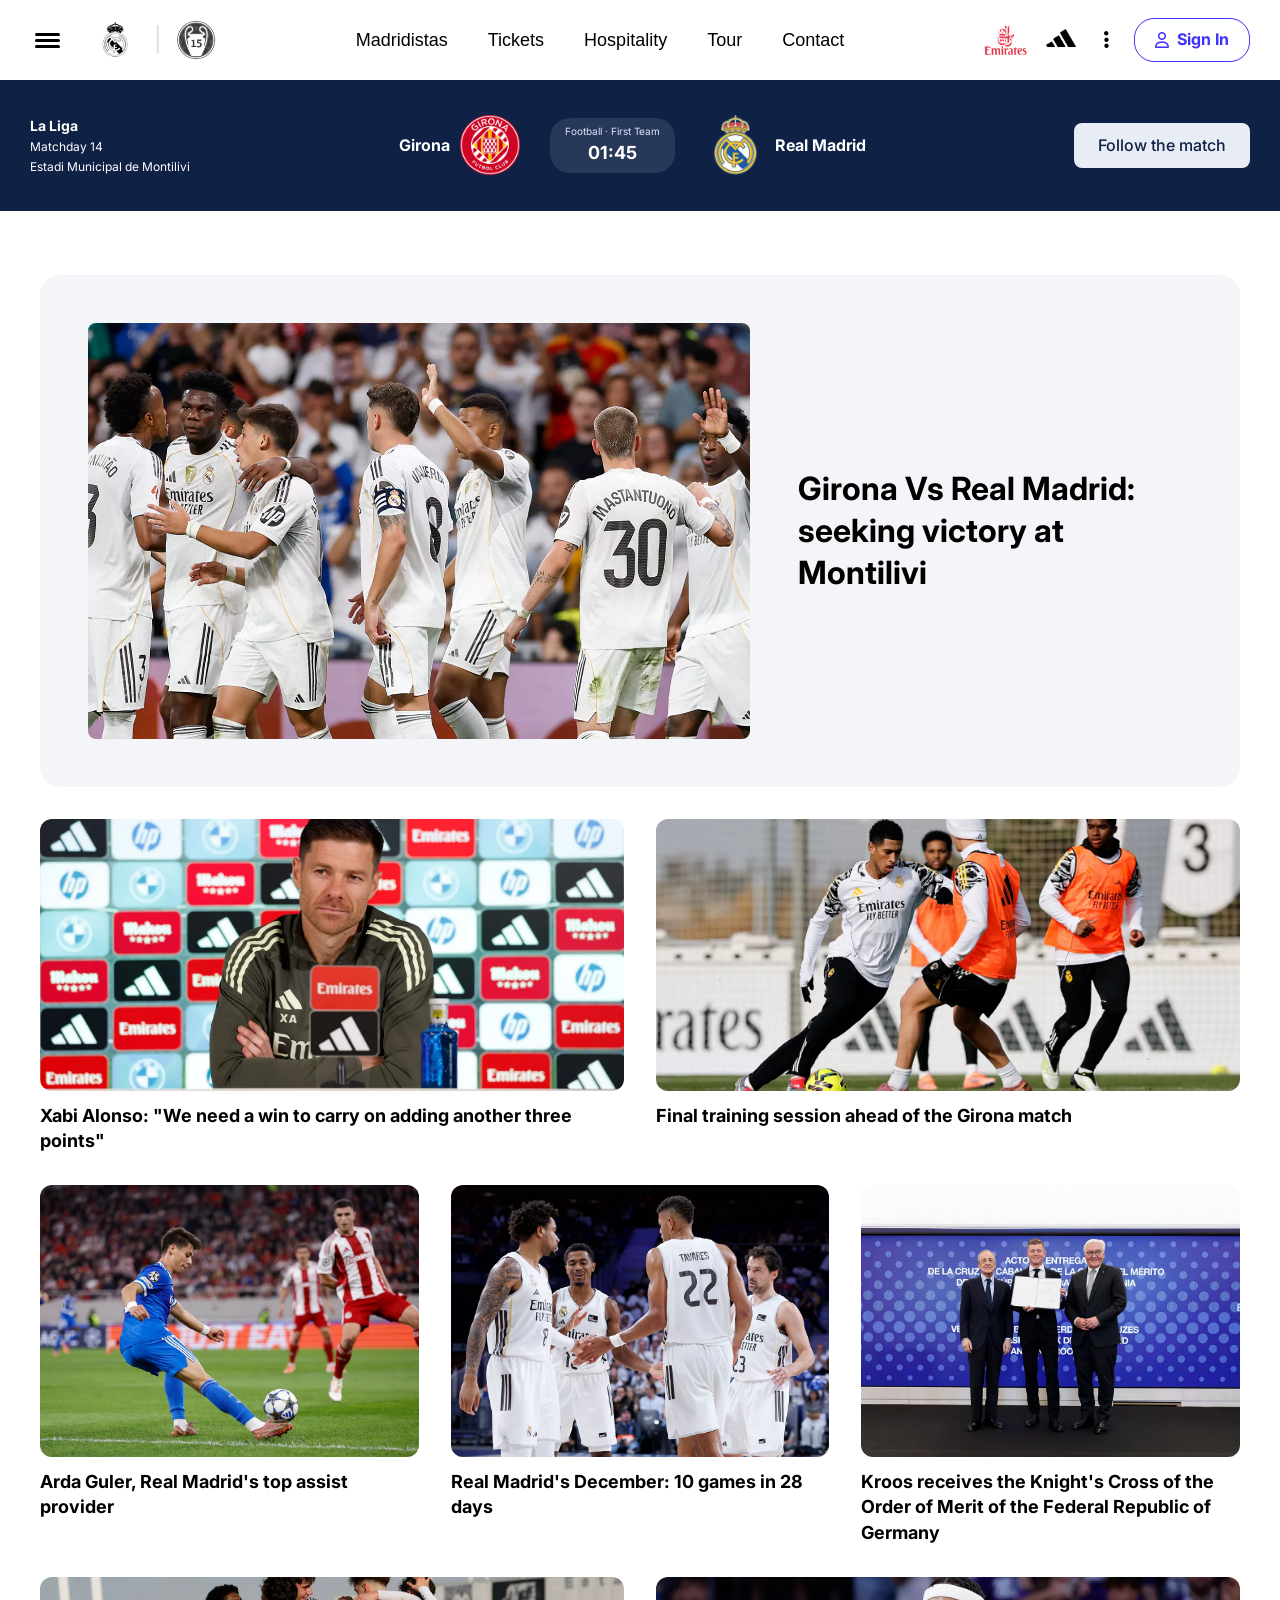
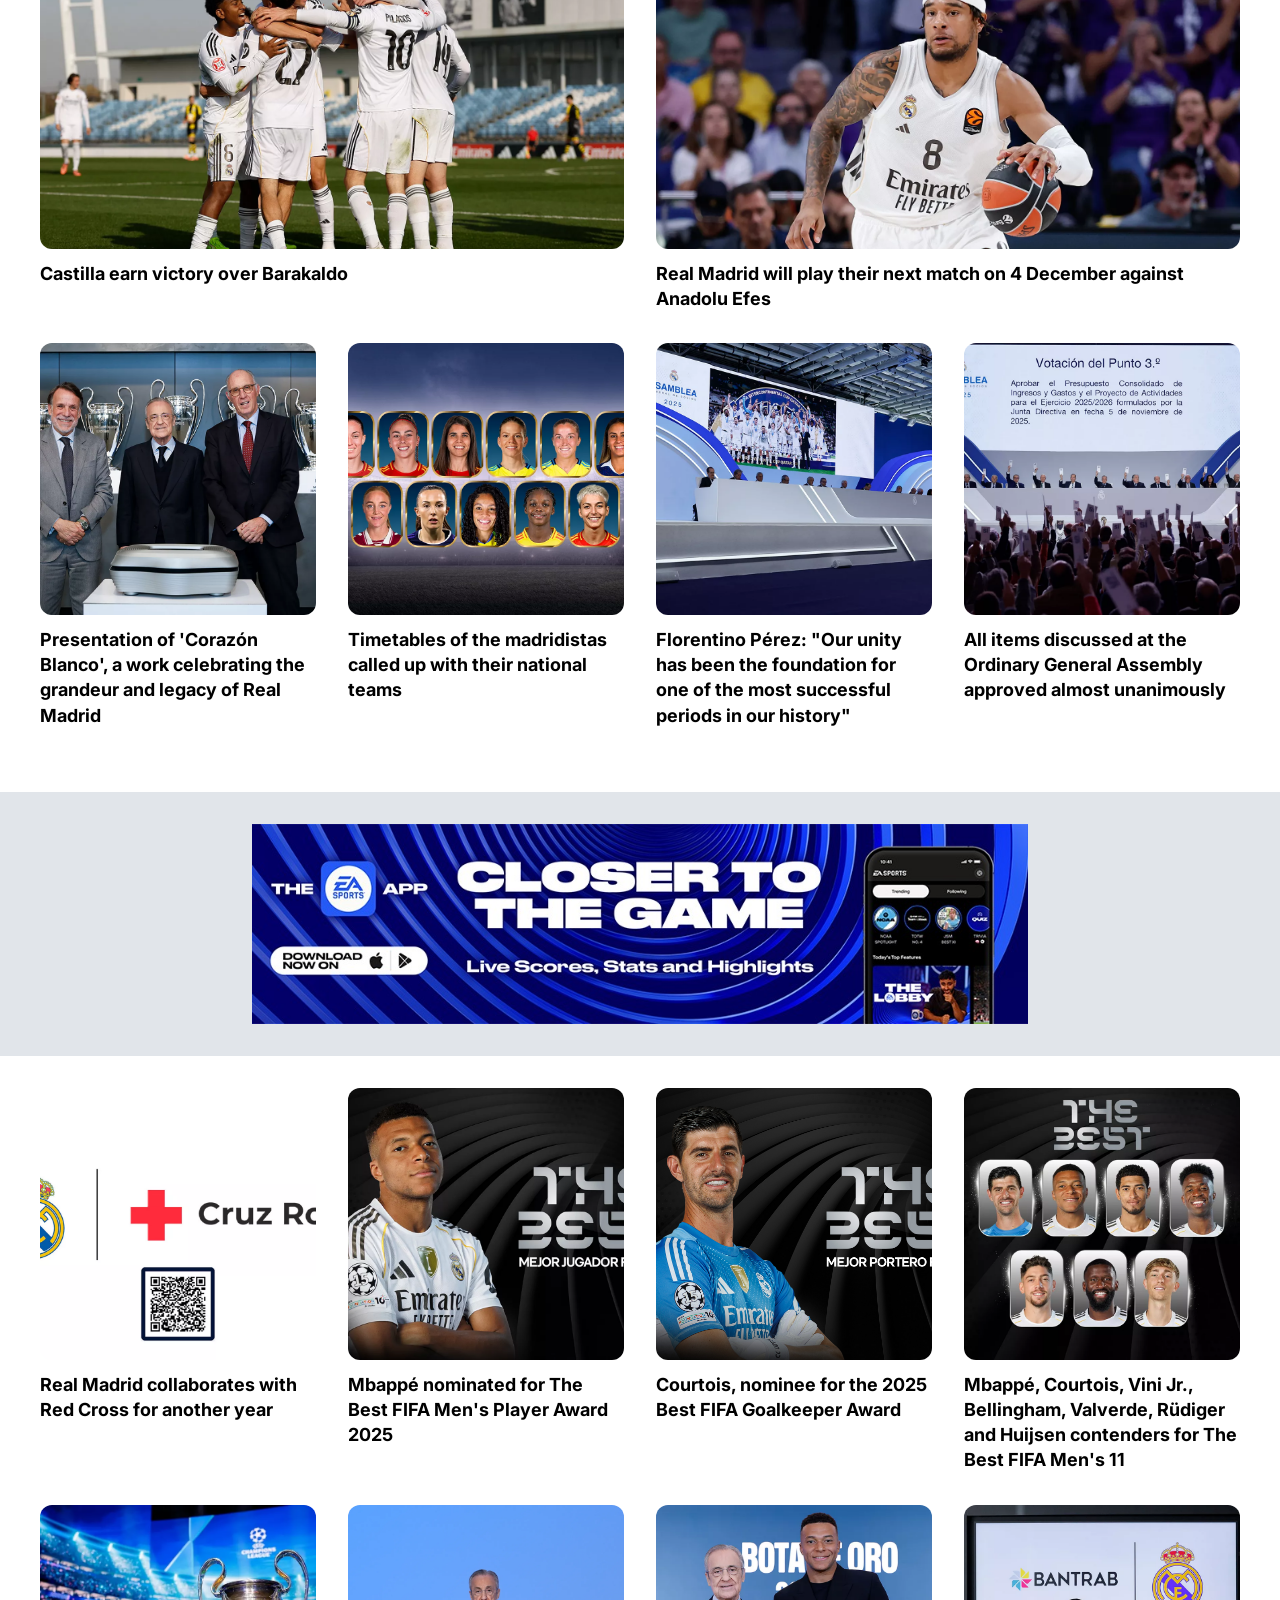
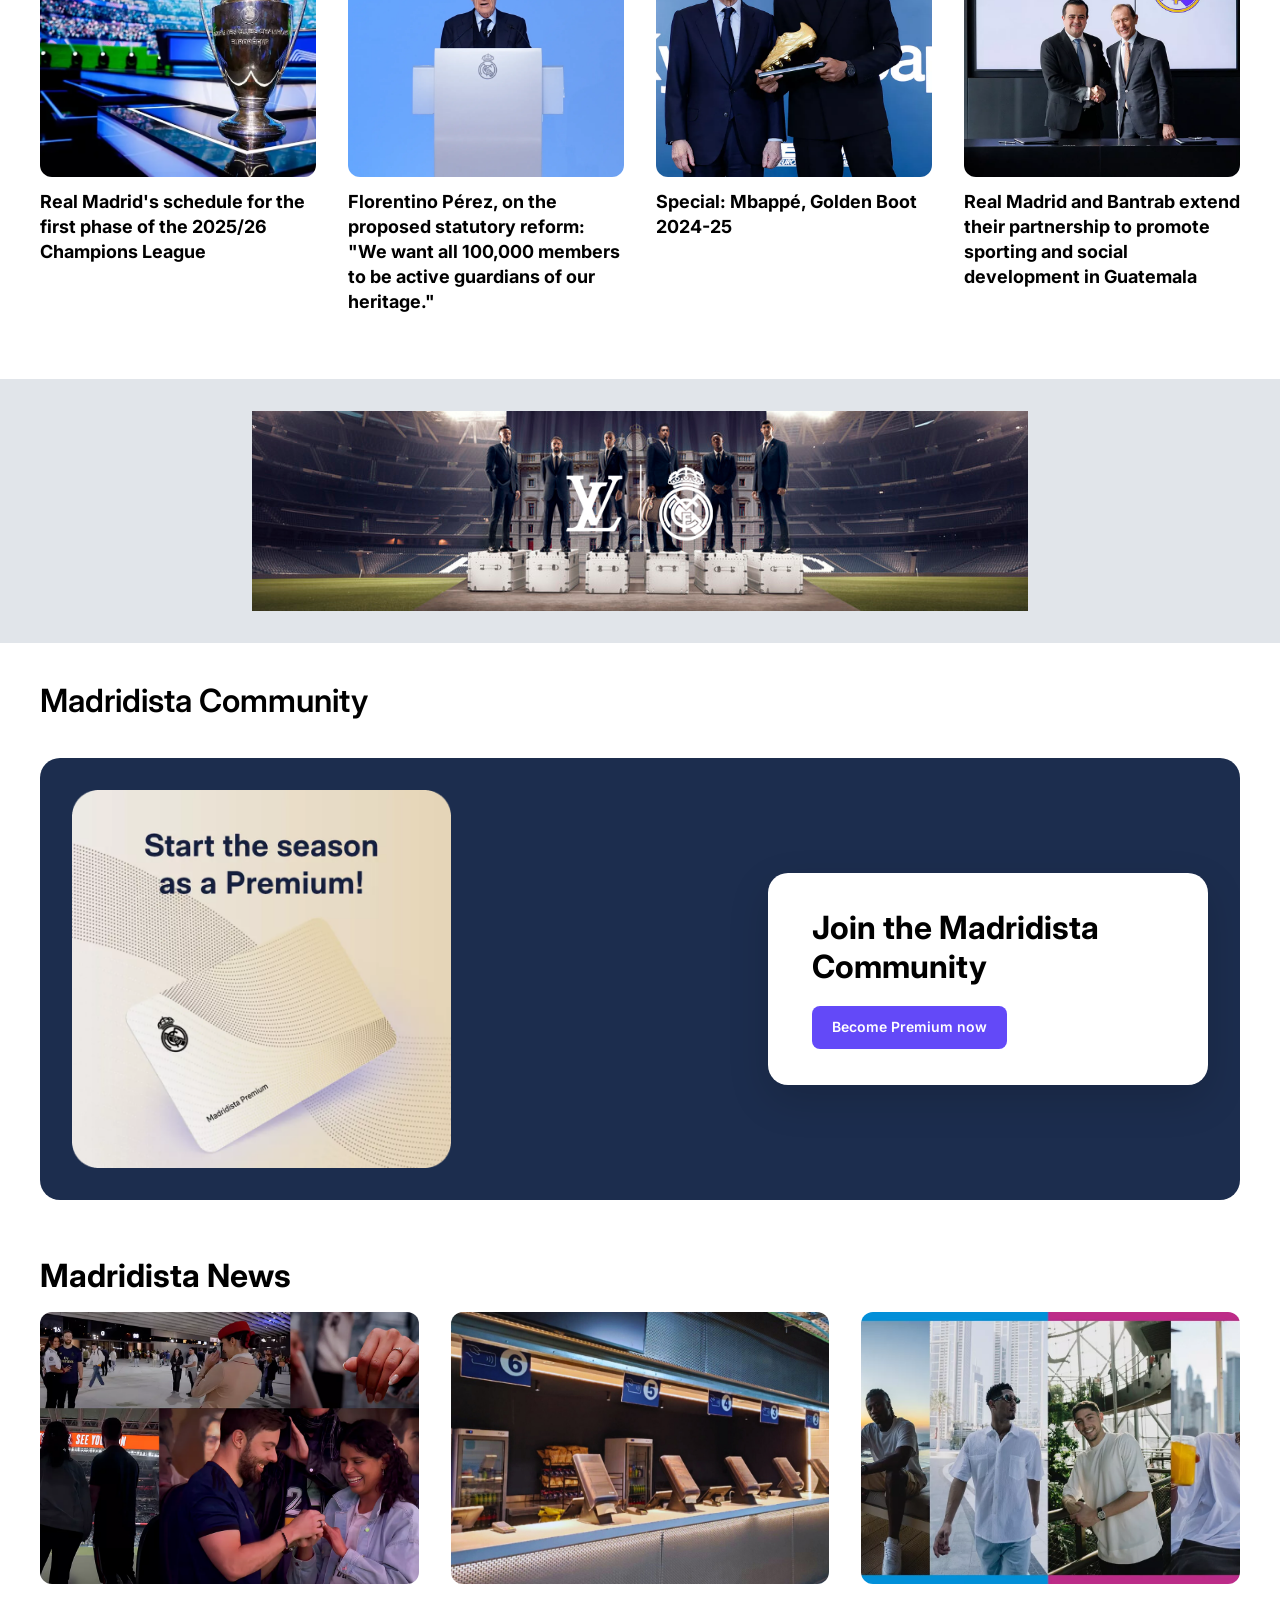
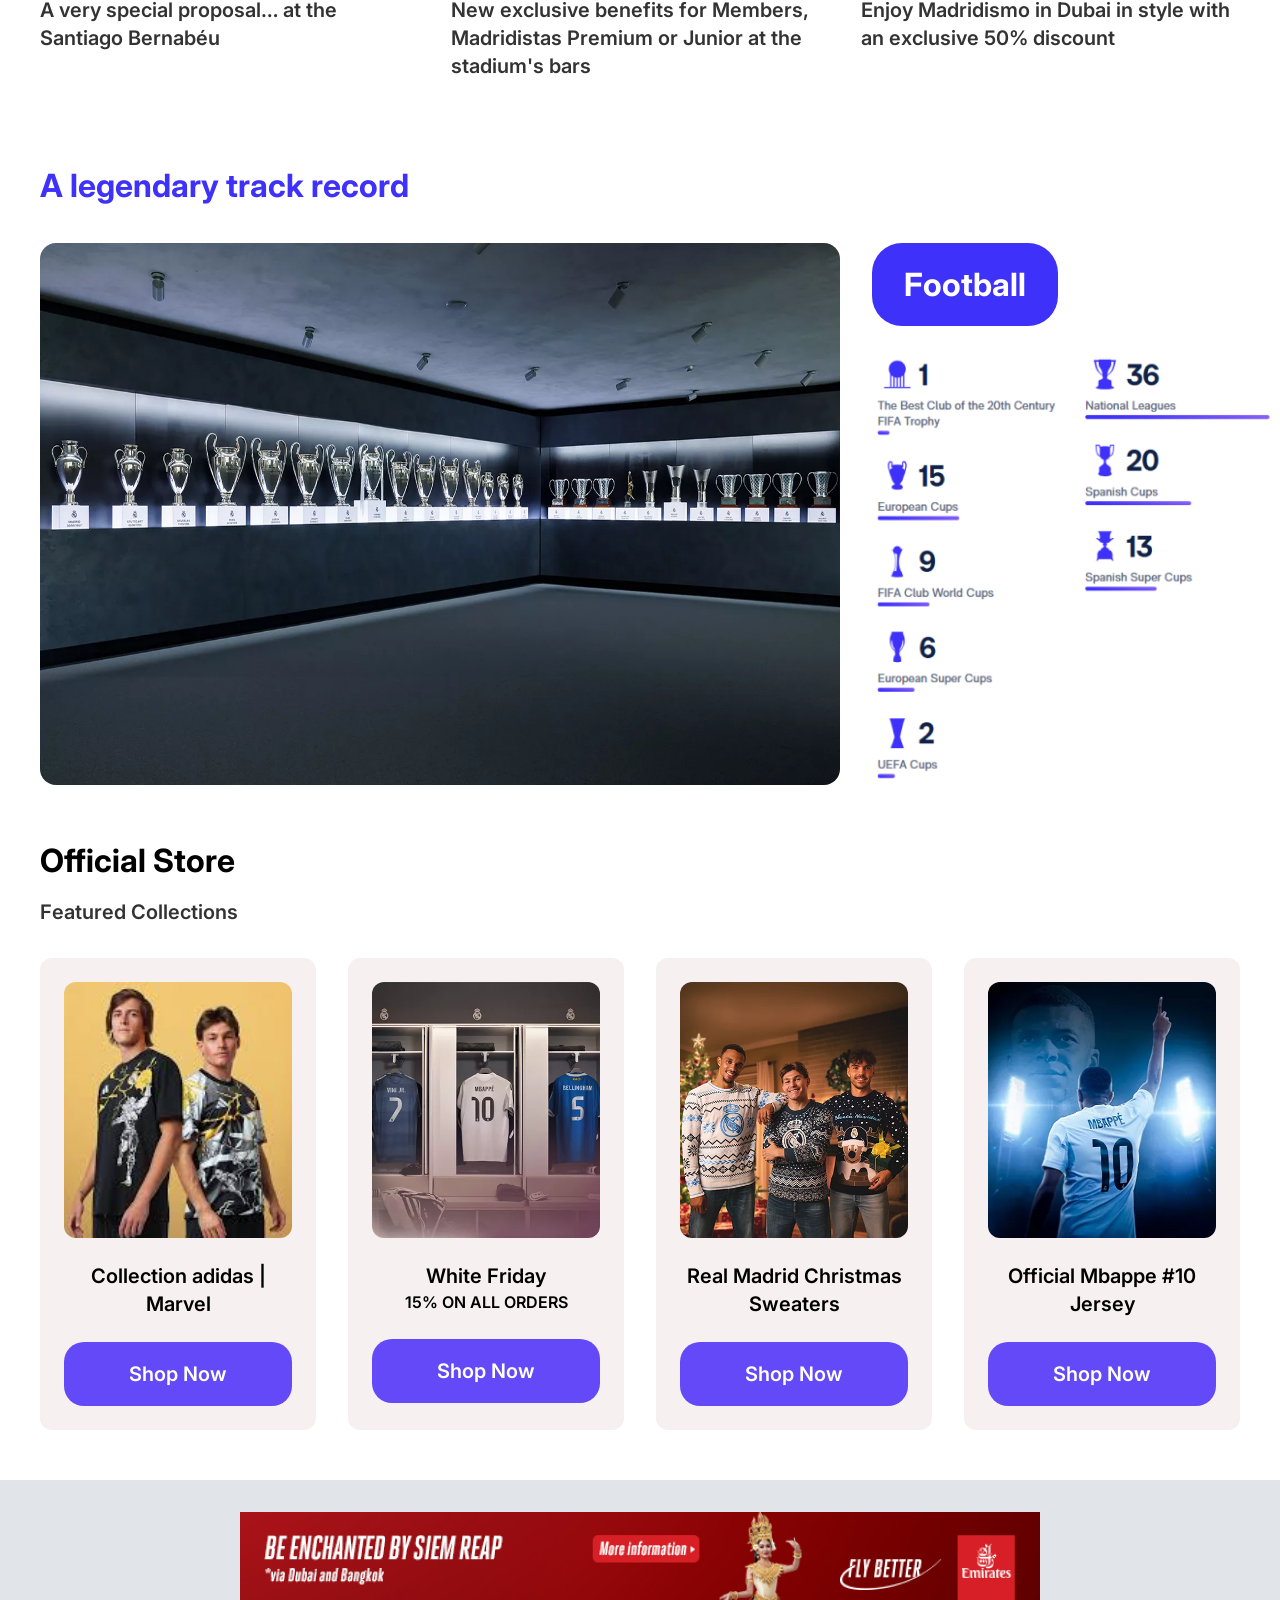
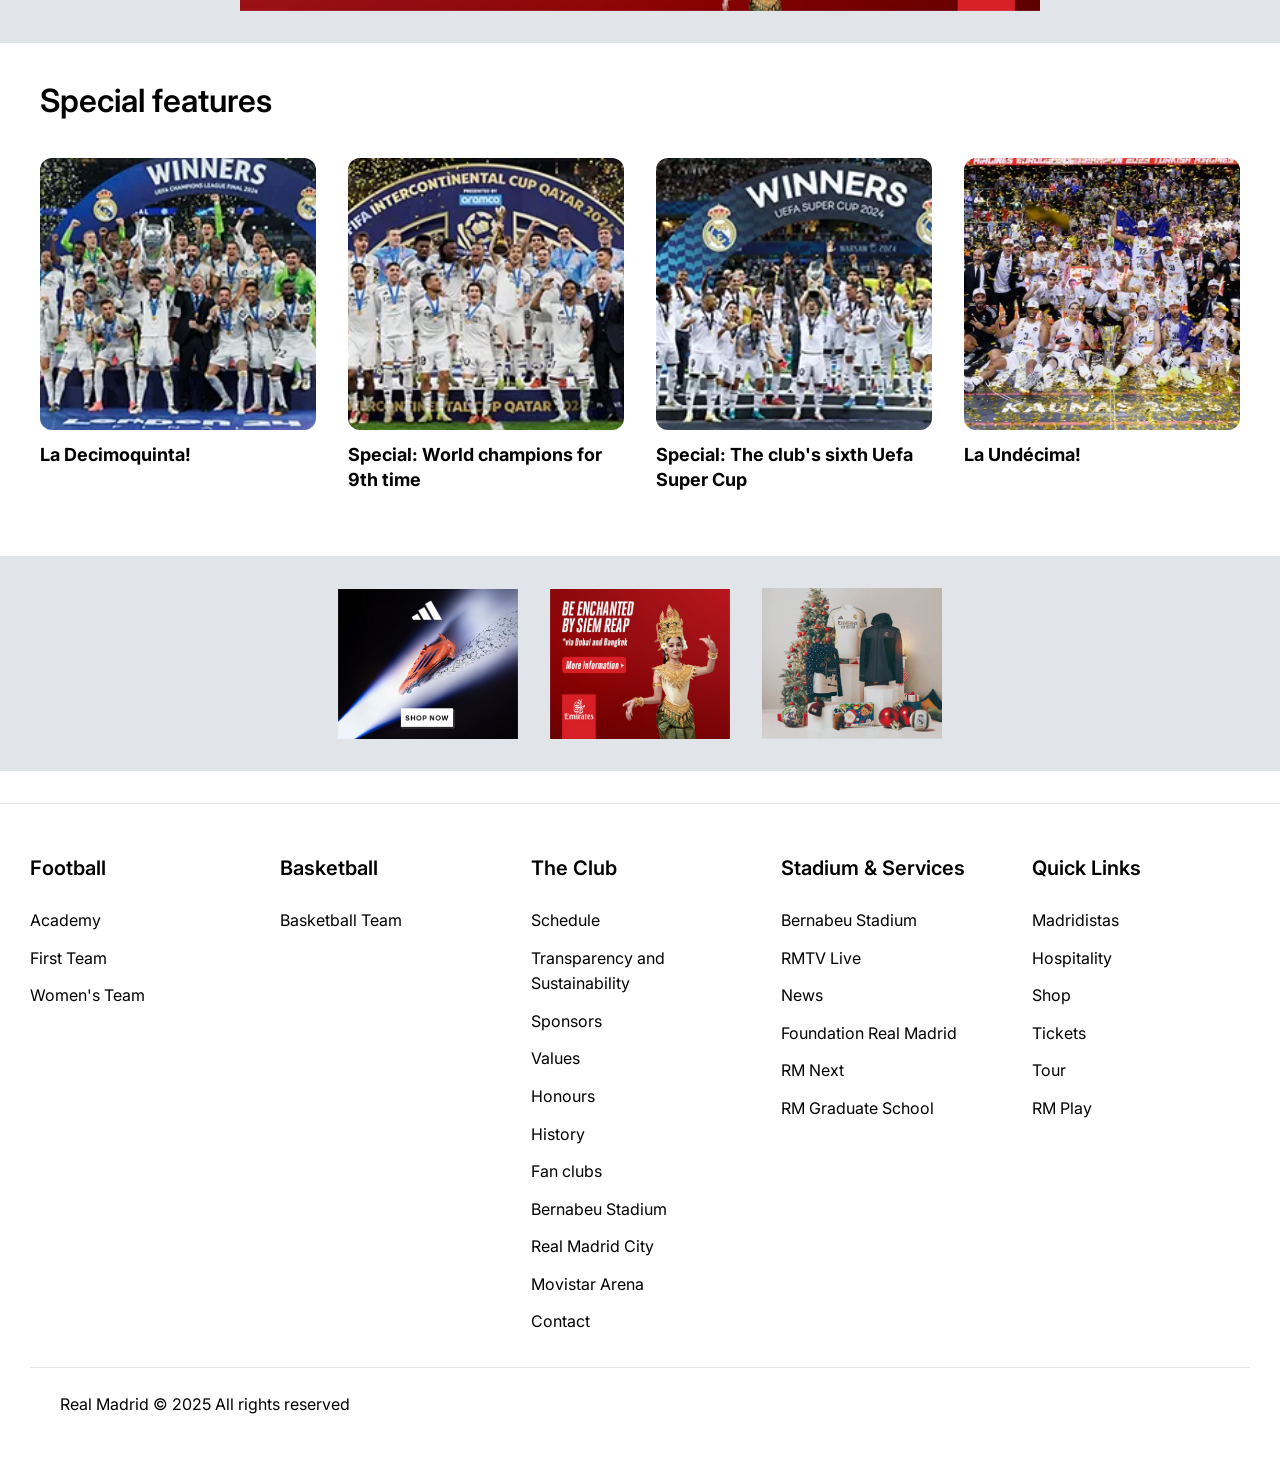
<file: index.html>
<!doctype html>
<html lang="en">
  <head>
    <meta charset="UTF-8" />
    <meta name="viewport" content="width=device-width, initial-scale=1.0" />
    <meta
      name="description"
      content="Official Real Madrid website with news, photos, videos, and stats for football and basketball teams"
    />
    <title>Real Madrid CF - Official Website</title>
    <link rel="stylesheet" href="./css/styles.css" />
    <link rel="stylesheet" href="./css/global.css" />
    <link rel="icon" href="./Assignment_pictures/realmadrid.webp" />
    <link
      rel="stylesheet"
      href="https://cdnjs.cloudflare.com/ajax/libs/font-awesome/6.5.0/css/all.min.css"
    />
  </head>
  <body>
    <header class="main-header">
      <div class="header-left">
        <button class="hamburger-custom">
          <span></span>
          <span></span>
          <span></span>
        </button>
        <img
          src="./Assignment_pictures/real-madrid-logo-symbol-black-and-white-design-spain-football-european-countries-football-teams-illustration-free-vector.jpg"
          alt="Real Madrid"
          class="logo"
        />
        <span class="separator">|</span>
        <img
          src="./Assignment_pictures/15 logo.webp"
          alt="15 Champions"
          class="logo-ucl"
        />
      </div>

      <nav class="header-center">
        <a href="Madridistas.html">Madridistas</a>
        <a href="Tickets.html">Tickets</a>
        <a href="Hospitality.html">Hospitality</a>
        <a href="Tour.html">Tour</a>
        <a href="Contact.html">Contact</a>
      </nav>

      <div class="header-right">
        <img
          src="./Assignment_pictures/Emirates_logo.svg.png"
          alt="Adidas"
          class="sponsor-logo"
        />
        <img
          src="./Assignment_pictures/adidas logo.jpg"
          alt="Emirates"
          class="sponsor-logo"
        />
        <div class="options-icon">
          <i class="fa-solid fa-ellipsis-vertical"></i>
        </div>
        <a href="#" class="sign-in-btn">
          <i class="fa-regular fa-user"></i> Sign In
        </a>
      </div>
    </header>

    <main>
      <section class="match-banner">
        <div class="match-info-left">
          <div class="league-name">La Liga</div>
          <div class="match-meta">
            Matchday 14 <br />
            Estadi Municipal de Montilivi
          </div>
        </div>

        <div class="match-center">
          <div class="team">
            <span class="team-name">Girona</span>
            <img
              src="./Assignment_pictures/Girona_FC_Logo.svg.png"
              alt="Girona"
              class="team-logo"
            />
          </div>
          <div class="score-board">
            <div class="vs-badge">Football · First Team</div>
            <span class="time">01:45</span>
          </div>
          <div class="team">
            <img
              src="./Assignment_pictures/realmadrid.webp"
              alt="Real Madrid"
              class="team-logo"
            />
            <span class="team-name">Real Madrid</span>
          </div>
        </div>

        <div class="match-btn">Follow the match</div>
      </section>

      <section class="container">
        <div class="hero">
          <img
            src="./Assignment_pictures/main1.webp"
            alt="Girona Vs Real Madrid"
            class="hero-image"
          />
          <h1>Girona Vs Real Madrid: seeking victory at Montilivi</h1>
        </div>
      </section>

      <section class="container">
        <div class="news-grid two-columns">
          <a href="#news/1" class="news-card">
            <img
              src="./Assignment_pictures/Xabi Alonso.webp"
              alt="Xabi Alonso"
              class="news-card-image"
            />
            <h3 class="news-card-title">
              Xabi Alonso: "We need a win to carry on adding another three
              points"
            </h3>
          </a>

          <a href="#news/2" class="news-card">
            <img
              src="./Assignment_pictures/bellingham.webp"
              alt="Training Session"
              class="news-card-image"
            />
            <h3 class="news-card-title">
              Final training session ahead of the Girona match
            </h3>
          </a>
        </div>
      </section>

      <section class="container">
        <div class="news-grid three-columns">
          <a href="#news/3" class="news-card">
            <img
              src="./Assignment_pictures/Ardaguler.webp"
              alt="Arda Guler"
              class="news-card-image"
            />
            <h3 class="news-card-title">
              Arda Guler, Real Madrid's top assist provider
            </h3>
          </a>

          <a href="#news/4" class="news-card">
            <img
              src="./Assignment_pictures/nba.webp"
              alt="December Schedule"
              class="news-card-image"
            />
            <h3 class="news-card-title">
              Real Madrid's December: 10 games in 28 days
            </h3>
          </a>

          <a href="#news/5" class="news-card">
            <img
              src="./Assignment_pictures/kroos.webp"
              alt="Kroos"
              class="news-card-image"
            />
            <h3 class="news-card-title">
              Kroos receives the Knight's Cross of the Order of Merit of the
              Federal Republic of Germany
            </h3>
          </a>
        </div>
      </section>

      <section class="container">
        <div class="news-grid two-columns">
          <a href="#news/6" class="news-card">
            <img
              src="./Assignment_pictures/castilla.webp"
              alt="Castilla"
              class="news-card-image"
            />
            <h3 class="news-card-title">
              Castilla earn victory over Barakaldo
            </h3>
          </a>

          <a href="#news/7" class="news-card">
            <img
              src="./Assignment_pictures/nbapl.webp"
              alt="Basketball"
              class="news-card-image"
            />
            <h3 class="news-card-title">
              Real Madrid will play their next match on 4 December against
              Anadolu Efes
            </h3>
          </a>
        </div>
      </section>

      <section class="container">
        <div class="news-grid four-columns">
          <a href="#news/8" class="news-card">
            <img
              src="./Assignment_pictures/perez.webp"
              alt="Corazon Blanco"
              class="news-card-image"
            />
            <h3 class="news-card-title">
              Presentation of 'Corazón Blanco', a work celebrating the grandeur
              and legacy of Real Madrid
            </h3>
          </a>

          <a href="#news/9" class="news-card">
            <img
              src="./Assignment_pictures/girls.webp"
              alt="National Teams"
              class="news-card-image"
            />
            <h3 class="news-card-title">
              Timetables of the madridistas called up with their national teams
            </h3>
          </a>

          <a href="#news/10" class="news-card">
            <img
              src="./Assignment_pictures/perezpapa.webp"
              alt="Florentino Perez"
              class="news-card-image"
            />
            <h3 class="news-card-title">
              Florentino Pérez: "Our unity has been the foundation for one of
              the most successful periods in our history"
            </h3>
          </a>

          <a href="#news/11" class="news-card">
            <img
              src="./Assignment_pictures/ND-ASAMBLEA-VOTACIONES_MJ12811.webp"
              alt="Assembly"
              class="news-card-image"
            />
            <h3 class="news-card-title">
              All items discussed at the Ordinary General Assembly approved
              almost unanimously
            </h3>
          </a>
        </div>
      </section>

      <div class="banner-section">
        <img
          src="./Assignment_pictures/eafc.png"
          alt="Advertisement"
          class="banner-img"
        />
      </div>

      <section class="container">
        <div class="news-grid four-columns">
          <a href="#news/12" class="news-card">
            <img
              src="./Assignment_pictures/redcross.webp"
              alt="Red Cross"
              class="news-card-image"
            />
            <h3 class="news-card-title">
              Real Madrid collaborates with Red Cross for another year
            </h3>
          </a>

          <a href="#news/13" class="news-card">
            <img
              src="./Assignment_pictures/mbappe.webp"
              alt="Mbappe"
              class="news-card-image"
            />
            <h3 class="news-card-title">
              Mbappé nominated for The Best FIFA Men's Player Award 2025
            </h3>
          </a>

          <a href="#news/14" class="news-card">
            <img
              src="./Assignment_pictures/courtious.jpg"
              alt="Courtois"
              class="news-card-image"
            />
            <h3 class="news-card-title">
              Courtois, nominee for the 2025 Best FIFA Goalkeeper Award
            </h3>
          </a>

          <a href="#news/15" class="news-card">
            <img
              src="./Assignment_pictures/thebest.webp"
              alt="FIFA 11"
              class="news-card-image"
            />
            <h3 class="news-card-title">
              Mbappé, Courtois, Vini Jr., Bellingham, Valverde, Rüdiger and
              Huijsen contenders for The Best FIFA Men's 11
            </h3>
          </a>
        </div>
      </section>

      <section class="container">
        <div class="news-grid four-columns">
          <a href="#news/16" class="news-card">
            <img
              src="./Assignment_pictures/uefa.webp"
              alt="Champions League"
              class="news-card-image"
            />
            <h3 class="news-card-title">
              Real Madrid's schedule for the first phase of the 2025/26
              Champions League
            </h3>
          </a>

          <a href="#news/17" class="news-card">
            <img
              src="./Assignment_pictures/gettyimages-2248041798.webp"
              alt="Statutory Reform"
              class="news-card-image"
            />
            <h3 class="news-card-title">
              Florentino Pérez, on the proposed statutory reform: "We want all
              100,000 members to be active guardians of our heritage."
            </h3>
          </a>

          <a href="#news/18" class="news-card">
            <img
              src="./Assignment_pictures/mp.webp"
              alt="Golden Boot"
              class="news-card-image"
            />
            <h3 class="news-card-title">
              Special: Mbappé, Golden Boot 2024-25
            </h3>
          </a>

          <a href="#news/19" class="news-card">
            <img
              src="./Assignment_pictures/bantrab.webp"
              alt="Guatemala"
              class="news-card-image"
            />
            <h3 class="news-card-title">
              Real Madrid and Bantrab extend their partnership to promote
              sporting and social development in Guatemala
            </h3>
          </a>
        </div>
      </section>

      <div class="banner-section">
        <img
          src="./Assignment_pictures/lv.jpg"
          alt="Advertisement"
          class="banner-img"
        />
      </div>

      <section class="community-wrapper">
        <h2>Madridista Community</h2>
        <div class="community-section">
          <div class="community-image">
            <img
              src="./Assignment_pictures/prem.png"
              alt="Madridista Community"
            />
          </div>

          <div class="community-card">
            <h3 class="community-cards">Join the Madridista Community</h3>
            <a href="#premium" class="community-btn">Become Premium now</a>
          </div>
        </div>
      </section>

      <section class="container section-gap">
        <h2>Madridista News</h2>
        <div class="news-grid three-columns">
          <a href="#madridista-news/1" class="news-card">
            <img
              src="./Assignment_pictures/prop.webp"
              alt="Proposal"
              class="news-card-image"
            />
            <h3 class="news-card-title">
              A very special proposal… at the Santiago Bernabéu
            </h3>
          </a>

          <a href="#madridista-news/2" class="news-card">
            <img
              src="./Assignment_pictures/buffe.jpg"
              alt="Benefits"
              class="news-card-image"
            />
            <h3 class="news-card-title">
              New exclusive benefits for Members, Madridistas Premium or Junior
              at the stadium's bars
            </h3>
          </a>

          <a href="#madridista-news/3" class="news-card">
            <img
              src="./Assignment_pictures/vinicue.webp"
              alt="Dubai"
              class="news-card-image"
            />
            <h3 class="news-card-title">
              Enjoy Madridismo in Dubai in style with an exclusive 50% discount
            </h3>
          </a>
        </div>
      </section>

      <section class="container">
        <h2 class="purple">A legendary track record</h2>
        <div class="legendary-section">
          <img
            src="./Assignment_pictures/champions.webp"
            alt="Legendary Track Record"
            class="legendary-image"
          />
          <div class="legendary-right">
            <div class="football-badge">Football</div>
            <img
              src="./Assignment_pictures/365fcc324088a5102513a826b6592d691ede7ba9.png"
              alt="Football Stats"
            />
          </div>
        </div>
      </section>

      <section class="container section-gap">
        <h2>Official Store</h2>
        <h3>Featured Collections</h3>

        <div class="product-grid">
          <div class="product-card">
            <img
              src="./Assignment_pictures/images.jpg"
              alt="Collection adidas | Marvel"
              class="product-image"
            />
            <h4 class="product-title">Collection adidas | Marvel</h4>
            <a href="#shop/collection-marvel" class="shop-btn">Shop Now</a>
          </div>

          <div class="product-card">
            <img
              src="./Assignment_pictures/jesey.webp"
              alt="White Friday"
              class="product-image"
            />
            <div>
              <h4 class="product-title">White Friday</h4>
              <p class="product-subtitle">15% ON ALL ORDERS</p>
            </div>
            <a href="#shop/white-friday" class="shop-btn">Shop Now</a>
          </div>

          <div class="product-card">
            <img
              src="./Assignment_pictures/christmas.webp"
              alt="Christmas Sweaters"
              class="product-image"
            />
            <h4 class="product-title">Real Madrid Christmas Sweaters</h4>
            <a href="#shop/christmas-sweaters" class="shop-btn">Shop Now</a>
          </div>

          <div class="product-card">
            <img
              src="./Assignment_pictures/Mbappe_10.webp"
              alt="Mbappe Jersey"
              class="product-image"
            />
            <h4 class="product-title">Official Mbappe #10 Jersey</h4>
            <a href="#shop/mbappe-jersey" class="shop-btn">Shop Now</a>
          </div>
        </div>
      </section>

      <div class="banner-section">
        <img
          src="./Assignment_pictures/6d51333545e67d096cc71878bbdd26d0716aca4d.png"
          alt="Advertisement"
          class="banner-img"
        />
      </div>

      <section class="container">
        <h2>Special features</h2>

        <div class="news-grid four-columns">
          <a href="#special/1" class="news-card">
            <img
              src="./Assignment_pictures/decimonta.webp"
              alt="La Decimoquinta"
              class="news-card-image"
            />
            <h3 class="news-card-title">La Decimoquinta!</h3>
          </a>

          <a href="#special/2" class="news-card">
            <img
              src="./Assignment_pictures/worldchampions.webp"
              alt="World Champions"
              class="news-card-image"
            />
            <h3 class="news-card-title">
              Special: World champions for 9th time
            </h3>
          </a>

          <a href="#special/3" class="news-card">
            <img
              src="./Assignment_pictures/supercup.webp"
              alt="Super Cup"
              class="news-card-image"
            />
            <h3 class="news-card-title">
              Special: The club's sixth Uefa Super Cup
            </h3>
          </a>

          <a href="#special/4" class="news-card">
            <img
              src="./Assignment_pictures/undecima.webp"
              alt="La Undecima"
              class="news-card-image"
            />
            <h3 class="news-card-title">La Undécima!</h3>
          </a>
        </div>
      </section>

      <section class="banner-section">
        <div class="container">
          <div class="sponsor-grid1">
            <img
              src="./Assignment_pictures/cbf4d484585e94037cedcaa94c51e336d9c14ac9.png"
              alt="Sponsor 1"
              class="sponsor-logo1"
            />
            <img
              src="./Assignment_pictures/bf90ac6190b0498d71398586c997aaff44765d9d.png"
              alt="Sponsor 2"
              class="sponsor-logo1"
            />
            <img
              src="./Assignment_pictures/1e1cb0b9be0679057796076bad2f171d8fef3eb0.png"
              alt="Sponsor 3"
              class="sponsor-logo1"
            />
          </div>
        </div>
      </section>
    </main>

    <footer>
      <div class="footer-content">
        <div class="footer-column">
          <h3>Football</h3>
          <ul>
            <li><a href="#football/academy">Academy</a></li>
            <li><a href="#football/first-team">First Team</a></li>
            <li><a href="#football/women">Women's Team</a></li>
          </ul>
        </div>

        <div class="footer-column">
          <h3>Basketball</h3>
          <ul>
            <li><a href="#basketball">Basketball Team</a></li>
          </ul>
        </div>

        <div class="footer-column">
          <h3>The Club</h3>
          <ul>
            <li><a href="#club/schedule">Schedule</a></li>
            <li>
              <a href="#club/transparency">Transparency and Sustainability</a>
            </li>
            <li><a href="#club/sponsors">Sponsors</a></li>
            <li><a href="#club/values">Values</a></li>
            <li><a href="#club/honours">Honours</a></li>
            <li><a href="#club/history">History</a></li>
            <li><a href="#club/fan-clubs">Fan clubs</a></li>
            <li><a href="#club/bernabeu">Bernabeu Stadium</a></li>
            <li><a href="#club/city">Real Madrid City</a></li>
            <li><a href="#club/arena">Movistar Arena</a></li>
            <li><a href="#contact">Contact</a></li>
          </ul>
        </div>

        <div class="footer-column">
          <h3>Stadium & Services</h3>
          <ul>
            <li><a href="#bernabeu">Bernabeu Stadium</a></li>
            <li><a href="#rmtv">RMTV Live</a></li>
            <li><a href="#news">News</a></li>
            <li><a href="#foundation">Foundation Real Madrid</a></li>
            <li><a href="#rm-next">RM Next</a></li>
            <li><a href="#graduate-school">RM Graduate School</a></li>
          </ul>
        </div>

        <div class="footer-column">
          <h3>Quick Links</h3>
          <ul>
            <li><a href="Madridistas.html">Madridistas</a></li>
            <li><a href="Hospitality.html">Hospitality</a></li>
            <li><a href="#shop">Shop</a></li>
            <li><a href="Tickets.html">Tickets</a></li>
            <li><a href="Tour.html">Tour</a></li>
            <li><a href="#rm-play">RM Play</a></li>
          </ul>
        </div>
      </div>

      <div class="footer-bottom">
        <p>Real Madrid © 2025 All rights reserved</p>
      </div>
    </footer>
  </body>
</html>
</file>
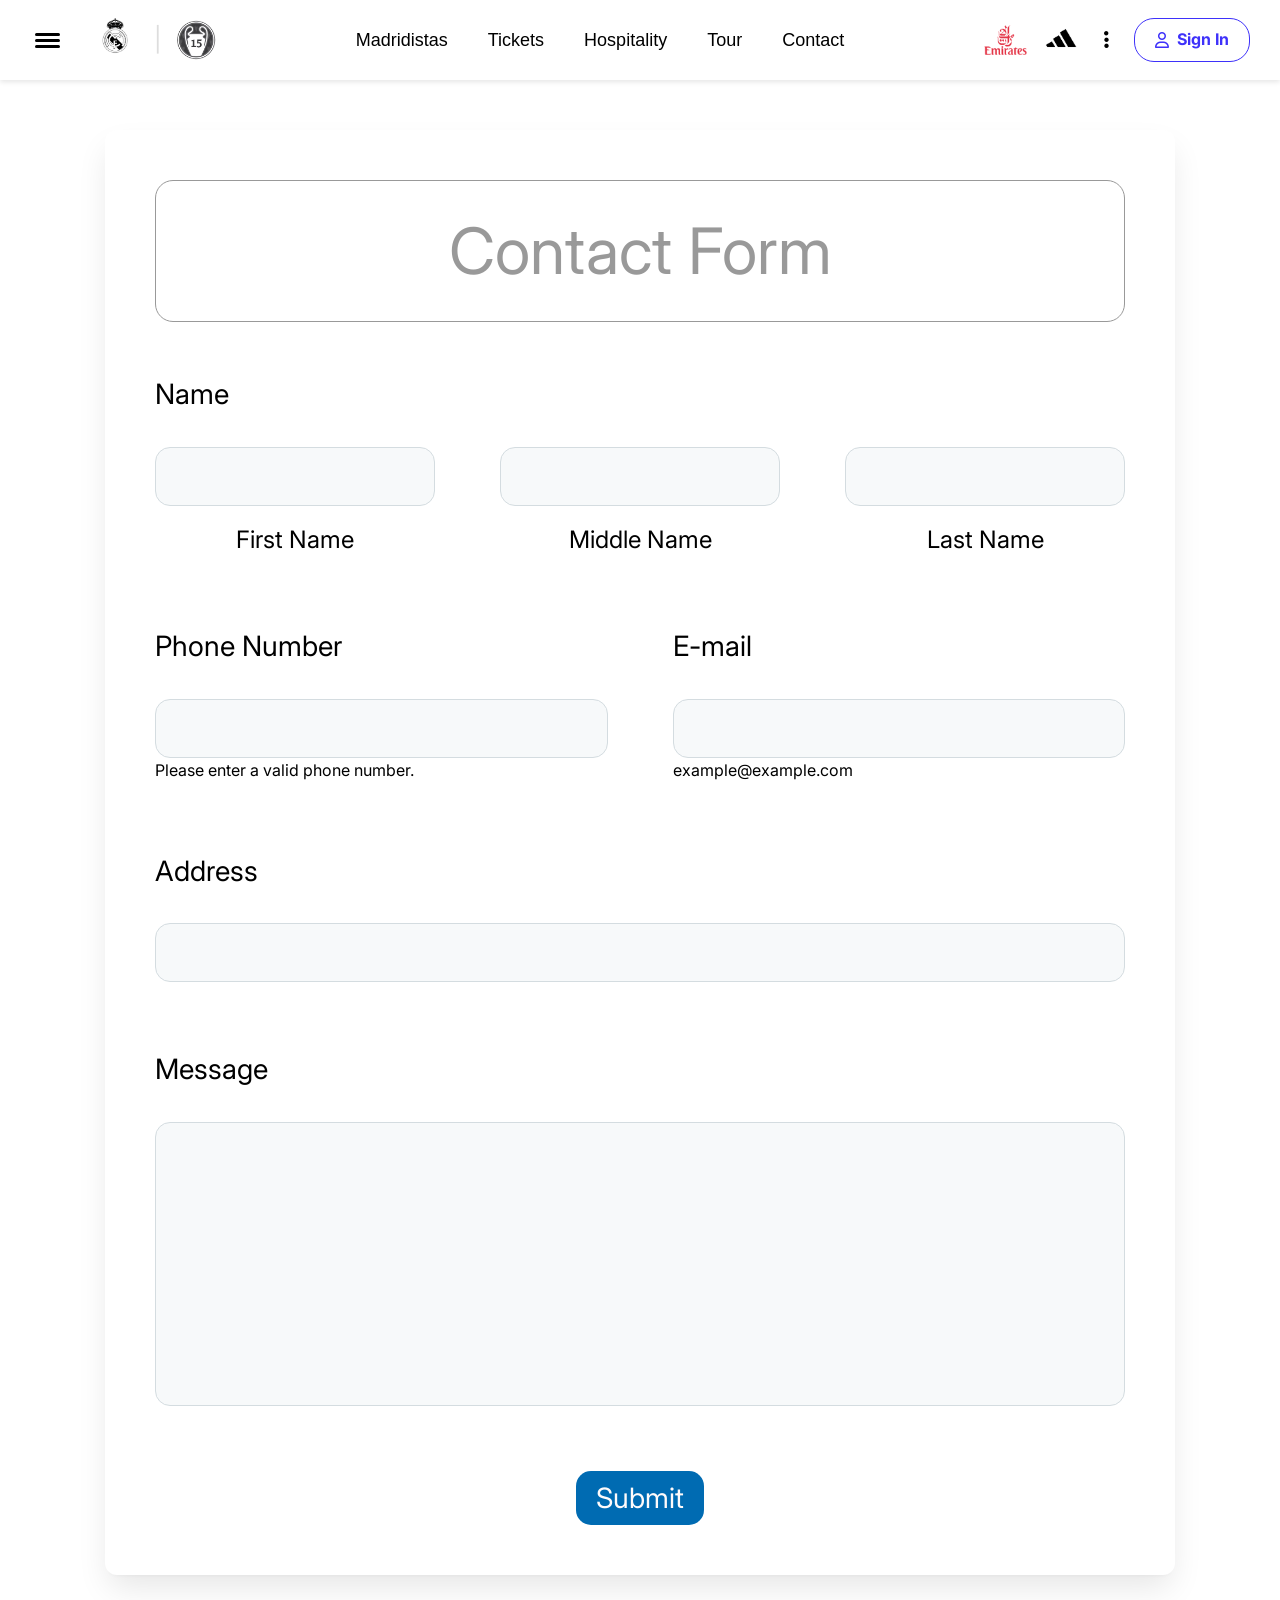
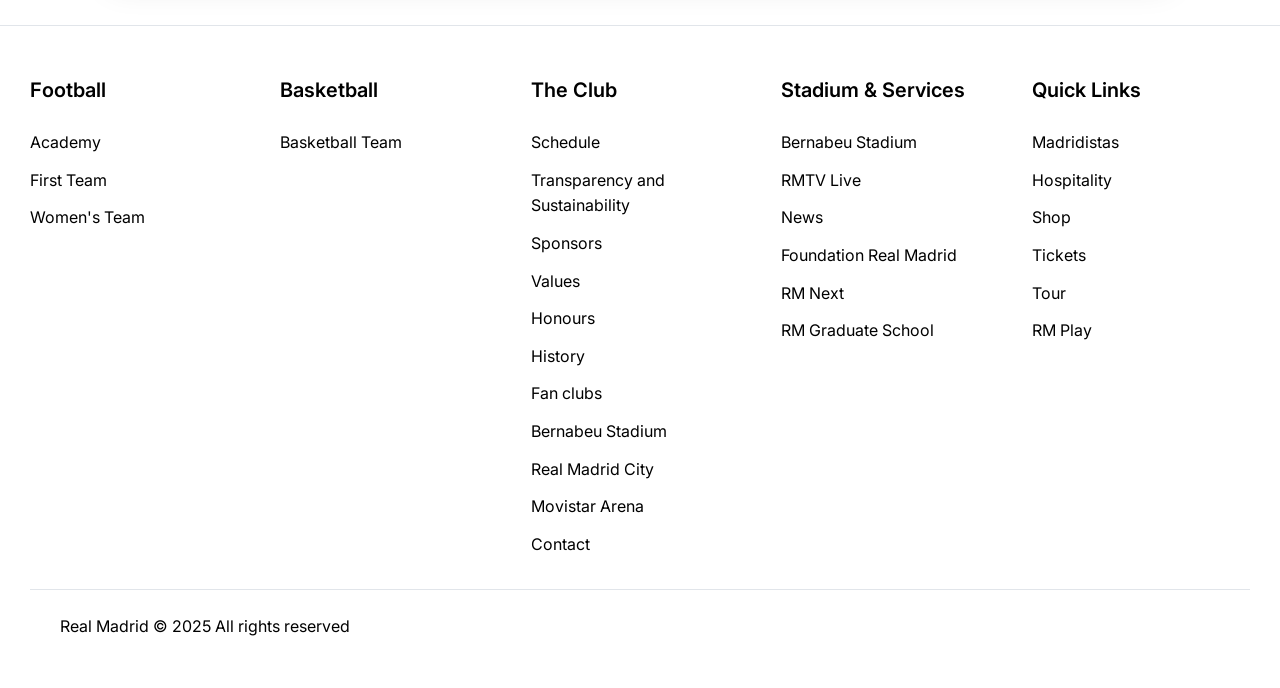
<file: Contact.html>
<!doctype html>
<html lang="en">
  <head>
    <meta charset="UTF-8" />
    <meta name="viewport" content="width=device-width, initial-scale=1.0" />
    <meta
      name="description"
      content="Official Real Madrid website with news, photos, videos, and stats for football and basketball teams"
    />
    <title>Real Madrid CF - Official Website</title>
    <link rel="stylesheet" href="./css/contact.css" />
    <link rel="stylesheet" href="./css/global.css" />
    <link rel="icon" href="./Assignment_pictures/realmadrid.webp" />
    <link
      rel="stylesheet"
      href="https://cdnjs.cloudflare.com/ajax/libs/font-awesome/6.5.0/css/all.min.css"
    />
  </head>
  <body>
    <header class="main-header">
      <div class="header-left">
        <button class="hamburger-custom">
          <span></span>
          <span></span>
          <span></span>
        </button>
        <a href="index.html">
          <img
            src="./Assignment_pictures/real-madrid-logo-symbol-black-and-white-design-spain-football-european-countries-football-teams-illustration-free-vector.jpg"
            alt="Real Madrid"
            class="logo"
          />
        </a>
        <span class="separator">|</span>
        <img
          src="./Assignment_pictures/15 logo.webp"
          alt="15 Champions"
          class="logo-ucl"
        />
      </div>

      <nav class="header-center">
        <a href="Madridistas.html">Madridistas</a>
        <a href="Tickets.html">Tickets</a>
        <a href="Hospitality.html">Hospitality</a>
        <a href="Tour.html">Tour</a>
        <a href="Contact.html">Contact</a>
      </nav>

      <div class="header-right">
        <img
          src="./Assignment_pictures/Emirates_logo.svg.png"
          alt="Adidas"
          class="sponsor-logo"
        />
        <img
          src="./Assignment_pictures/adidas logo.jpg"
          alt="Emirates"
          class="sponsor-logo"
        />
        <div class="options-icon">
          <i class="fa-solid fa-ellipsis-vertical"></i>
        </div>
        <a href="#" class="sign-in-btn">
          <i class="fa-regular fa-user"></i> Sign In
        </a>
      </div>
    </header>

    <main>
      <div class="form-container">
        <div class="form-title">
          <h1>Contact Form</h1>
        </div>

        <form>
          <div class="form-group">
            <label>Name</label>
            <div class="name-inputs">
              <div class="input-wrapper">
                <input type="text" name="firstName" placeholder="" />
                <label>First Name</label>
              </div>
              <div class="input-wrapper">
                <input type="text" name="middleName" placeholder="" />
                <label>Middle Name</label>
              </div>
              <div class="input-wrapper">
                <input type="text" name="lastName" placeholder="" />
                <label>Last Name</label>
              </div>
            </div>
          </div>

          <div class="two-column">
            <div class="form-group">
              <label>Phone Number</label>
              <div>
                <input type="tel" name="phone" placeholder="" />
                <p>Please enter a valid phone number.</p>
              </div>
            </div>
            <div class="form-group">
              <label>E-mail</label>
              <div>
                <input type="email" name="email" placeholder="" />
                <p>example@example.com</p>
              </div>
            </div>
          </div>

          <div class="form-group">
            <label>Address</label>
            <input type="text" name="address" placeholder="" />
          </div>

          <div class="form-group">
            <label>Message</label>
            <textarea name="message" placeholder=""></textarea>
          </div>

          <button type="submit" class="submit-btn">Submit</button>
        </form>
      </div>
    </main>

    <footer>
      <div class="footer-content">
        <div class="footer-column">
          <h3>Football</h3>
          <ul>
            <li><a href="#football/academy">Academy</a></li>
            <li><a href="#football/first-team">First Team</a></li>
            <li><a href="#football/women">Women's Team</a></li>
          </ul>
        </div>

        <div class="footer-column">
          <h3>Basketball</h3>
          <ul>
            <li><a href="#basketball">Basketball Team</a></li>
          </ul>
        </div>

        <div class="footer-column">
          <h3>The Club</h3>
          <ul>
            <li><a href="#club/schedule">Schedule</a></li>
            <li>
              <a href="#club/transparency">Transparency and Sustainability</a>
            </li>
            <li><a href="#club/sponsors">Sponsors</a></li>
            <li><a href="#club/values">Values</a></li>
            <li><a href="#club/honours">Honours</a></li>
            <li><a href="#club/history">History</a></li>
            <li><a href="#club/fan-clubs">Fan clubs</a></li>
            <li><a href="#club/bernabeu">Bernabeu Stadium</a></li>
            <li><a href="#club/city">Real Madrid City</a></li>
            <li><a href="#club/arena">Movistar Arena</a></li>
            <li><a href="#contact">Contact</a></li>
          </ul>
        </div>

        <div class="footer-column">
          <h3>Stadium & Services</h3>
          <ul>
            <li><a href="#bernabeu">Bernabeu Stadium</a></li>
            <li><a href="#rmtv">RMTV Live</a></li>
            <li><a href="#news">News</a></li>
            <li><a href="#foundation">Foundation Real Madrid</a></li>
            <li><a href="#rm-next">RM Next</a></li>
            <li><a href="#graduate-school">RM Graduate School</a></li>
          </ul>
        </div>

        <div class="footer-column">
          <h3>Quick Links</h3>
          <ul>
            <li><a href="Madridistas.html">Madridistas</a></li>
            <li><a href="Hospitality.html">Hospitality</a></li>
            <li><a href="#shop">Shop</a></li>
            <li><a href="Tickets.html">Tickets</a></li>
            <li><a href="Tour.html">Tour</a></li>
            <li><a href="#rm-play">RM Play</a></li>
          </ul>
        </div>
      </div>

      <div class="footer-bottom">
        <p>Real Madrid © 2025 All rights reserved</p>
      </div>
    </footer>
  </body>
</html>
</file>
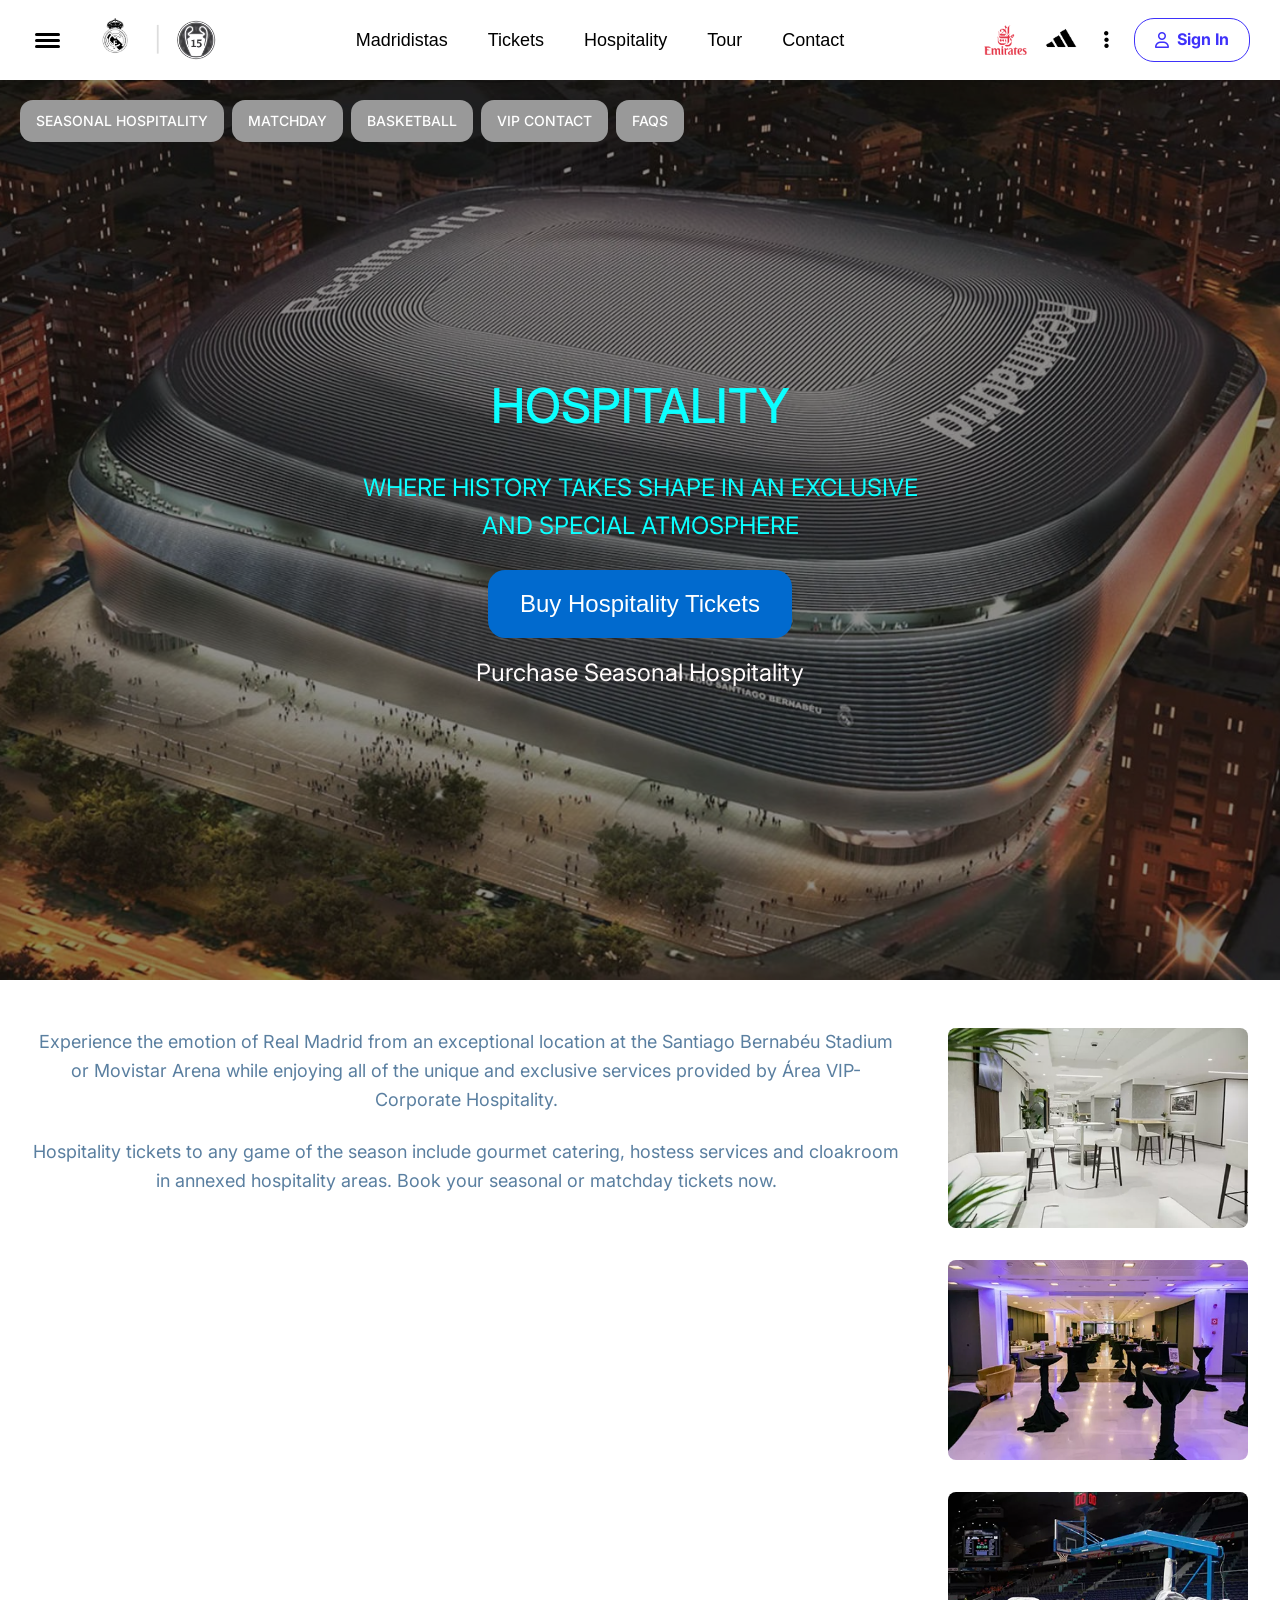
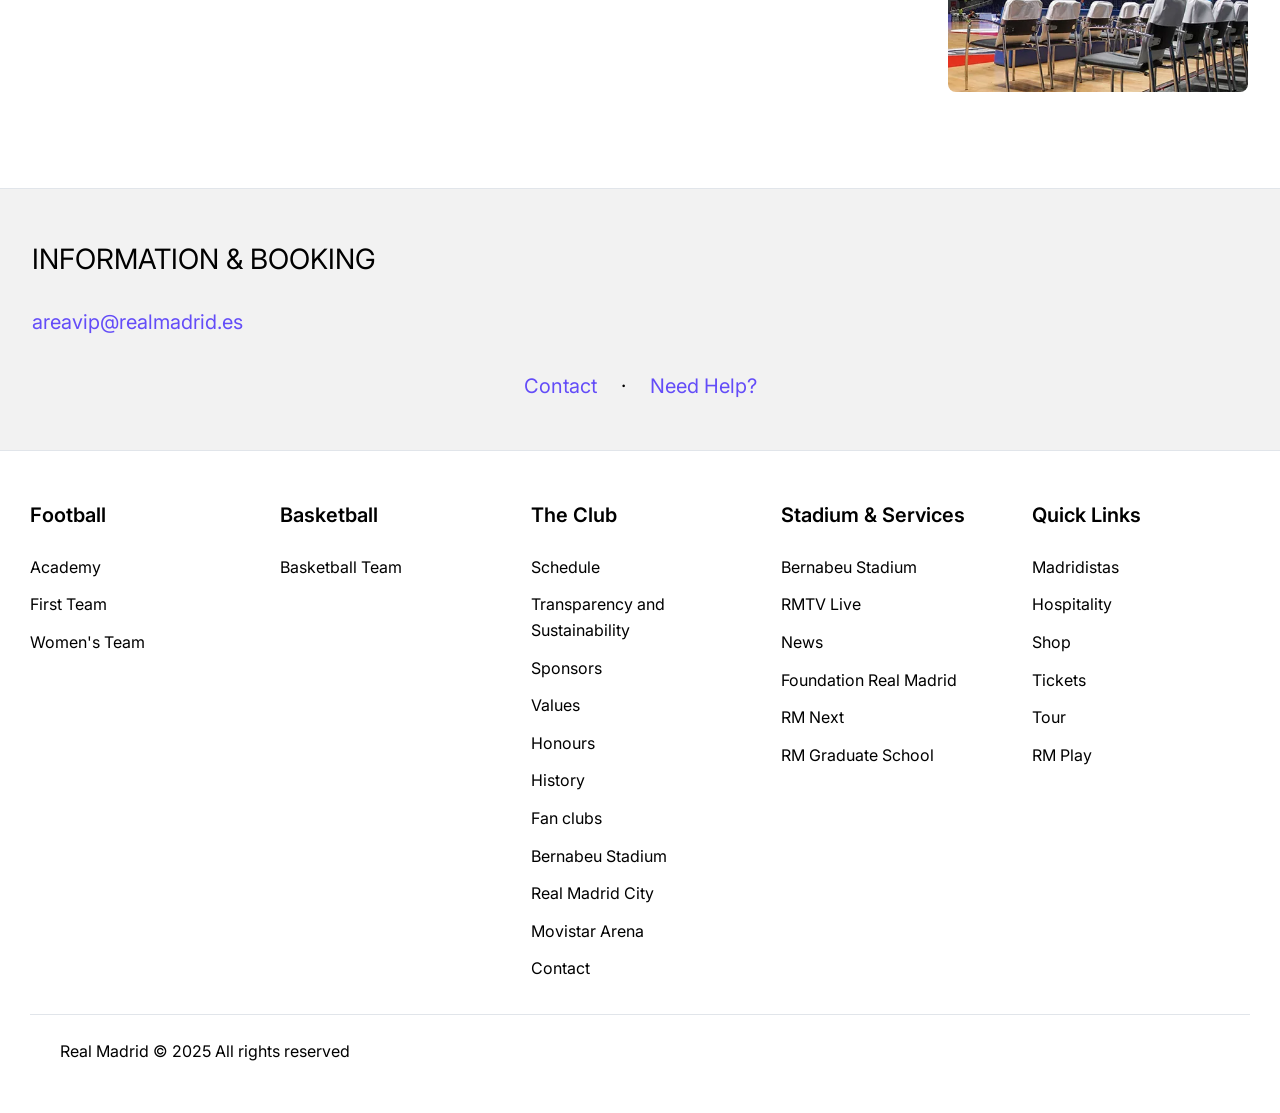
<file: Hospitality.html>
<!doctype html>
<html lang="en">
  <head>
    <meta charset="UTF-8" />
    <meta name="viewport" content="width=device-width, initial-scale=1.0" />
    <meta
      name="description"
      content="Official Real Madrid website with news, photos, videos, and stats for football and basketball teams"
    />
    <title>Real Madrid CF - Official Website</title>
    <link rel="stylesheet" href="./css/hospitality.css" />
    <link rel="stylesheet" href="./css/global.css" />
    <link rel="icon" href="./Assignment_pictures/realmadrid.webp" />
    <link
      rel="stylesheet"
      href="https://cdnjs.cloudflare.com/ajax/libs/font-awesome/6.5.0/css/all.min.css"
    />
  </head>
  <body>
    <header class="main-header">
      <div class="header-left">
        <button class="hamburger-custom">
          <span></span>
          <span></span>
          <span></span>
        </button>
        <a href="index.html">
          <img
            src="./Assignment_pictures/real-madrid-logo-symbol-black-and-white-design-spain-football-european-countries-football-teams-illustration-free-vector.jpg"
            alt="Real Madrid"
            class="logo"
          />
        </a>
        <span class="separator">|</span>
        <img
          src="./Assignment_pictures/15 logo.webp"
          alt="15 Champions"
          class="logo-ucl"
        />
      </div>

      <nav class="header-center">
        <a href="Madridistas.html">Madridistas</a>
        <a href="Tickets.html">Tickets</a>
        <a href="Hospitality.html">Hospitality</a>
        <a href="Tour.html">Tour</a>
        <a href="Contact.html">Contact</a>
      </nav>

      <div class="header-right">
        <img
          src="./Assignment_pictures/Emirates_logo.svg.png"
          alt="Emirates"
          class="sponsor-logo"
        />
        <img
          src="./Assignment_pictures/adidas logo.jpg"
          alt="Adidas"
          class="sponsor-logo"
        />
        <div class="options-icon">
          <i class="fa-solid fa-ellipsis-vertical"></i>
        </div>
        <a href="#" class="sign-in-btn">
          <i class="fa-regular fa-user"></i> Sign In
        </a>
      </div>
    </header>
    <main>
      <section class="hero">
        <img
          src="./Assignment_pictures/santiago-bernabeu-at-night-hero.jpg"
          alt="Stadium"
          class="hero-bg"
        />
        <div class="hero-overlay"></div>
        <div class="hero-tabs">
          <span class="hero-tab">SEASONAL HOSPITALITY</span>
          <span class="hero-tab">MATCHDAY</span>
          <span class="hero-tab">BASKETBALL</span>
          <span class="hero-tab">VIP CONTACT</span>
          <span class="hero-tab">FAQS</span>
        </div>
        <div class="hero-content">
          <h1 class="hero-title">HOSPITALITY</h1>
          <p class="hero-subtitle">
            WHERE HISTORY TAKES SHAPE IN AN EXCLUSIVE AND SPECIAL ATMOSPHERE
          </p>
          <button class="hero-btn">Buy Hospitality Tickets</button>
          <p class="hero-secondary">Purchase Seasonal Hospitality</p>
        </div>
      </section>

      <section class="content-section">
        <div class="content-grid">
          <div class="content-text">
            <p>
              Experience the emotion of Real Madrid from an exceptional location
              at the Santiago Bernabéu Stadium or Movistar Arena while enjoying
              all of the unique and exclusive services provided by Área
              VIP-Corporate Hospitality.
            </p>
            <p>
              Hospitality tickets to any game of the season include gourmet
              catering, hostess services and cloakroom in annexed hospitality
              areas. Book your seasonal or matchday tickets now.
            </p>
          </div>
          <div class="gallery-grid">
            <img
              src="./Assignment_pictures/vip.webp"
              alt="Hospitality Area"
              class="content-img"
            />
            <img
              src="./Assignment_pictures/vipblack.webp"
              alt="Event Space"
              class="content-img"
            />
            <img
              src="./Assignment_pictures/basketball vip.webp"
              alt="Stadium Seating"
              class="content-img"
            />
          </div>
        </div>
      </section>

      <section class="booking-section">
        <div class="booking-content">
          <h2 class="booking-title">INFORMATION & BOOKING</h2>
          <a href="mailto:areavip@realmadrid.es" class="booking-email"
            >areavip@realmadrid.es</a
          >
          <div class="booking-links">
            <a href="#">Contact</a>
            <span>·</span>
            <a href="#">Need Help?</a>
          </div>
        </div>
      </section>
    </main>
    <footer>
      <div class="footer-content">
        <div class="footer-column">
          <h3>Football</h3>
          <ul>
            <li><a href="#football/academy">Academy</a></li>
            <li><a href="#football/first-team">First Team</a></li>
            <li><a href="#football/women">Women's Team</a></li>
          </ul>
        </div>

        <div class="footer-column">
          <h3>Basketball</h3>
          <ul>
            <li><a href="#basketball">Basketball Team</a></li>
          </ul>
        </div>

        <div class="footer-column">
          <h3>The Club</h3>
          <ul>
            <li><a href="#club/schedule">Schedule</a></li>
            <li>
              <a href="#club/transparency">Transparency and Sustainability</a>
            </li>
            <li><a href="#club/sponsors">Sponsors</a></li>
            <li><a href="#club/values">Values</a></li>
            <li><a href="#club/honours">Honours</a></li>
            <li><a href="#club/history">History</a></li>
            <li><a href="#club/fan-clubs">Fan clubs</a></li>
            <li><a href="#club/bernabeu">Bernabeu Stadium</a></li>
            <li><a href="#club/city">Real Madrid City</a></li>
            <li><a href="#club/arena">Movistar Arena</a></li>
            <li><a href="#contact">Contact</a></li>
          </ul>
        </div>

        <div class="footer-column">
          <h3>Stadium & Services</h3>
          <ul>
            <li><a href="#bernabeu">Bernabeu Stadium</a></li>
            <li><a href="#rmtv">RMTV Live</a></li>
            <li><a href="#news">News</a></li>
            <li><a href="#foundation">Foundation Real Madrid</a></li>
            <li><a href="#rm-next">RM Next</a></li>
            <li><a href="#graduate-school">RM Graduate School</a></li>
          </ul>
        </div>

        <div class="footer-column">
          <h3>Quick Links</h3>
          <ul>
            <li><a href="Madridistas.html">Madridistas</a></li>
            <li><a href="Hospitality.html">Hospitality</a></li>
            <li><a href="#shop">Shop</a></li>
            <li><a href="Tickets.html">Tickets</a></li>
            <li><a href="Tour.html">Tour</a></li>
            <li><a href="#rm-play">RM Play</a></li>
          </ul>
        </div>
      </div>

      <div class="footer-bottom">
        <p>Real Madrid © 2025 All rights reserved</p>
      </div>
    </footer>
  </body>
</html>
</file>
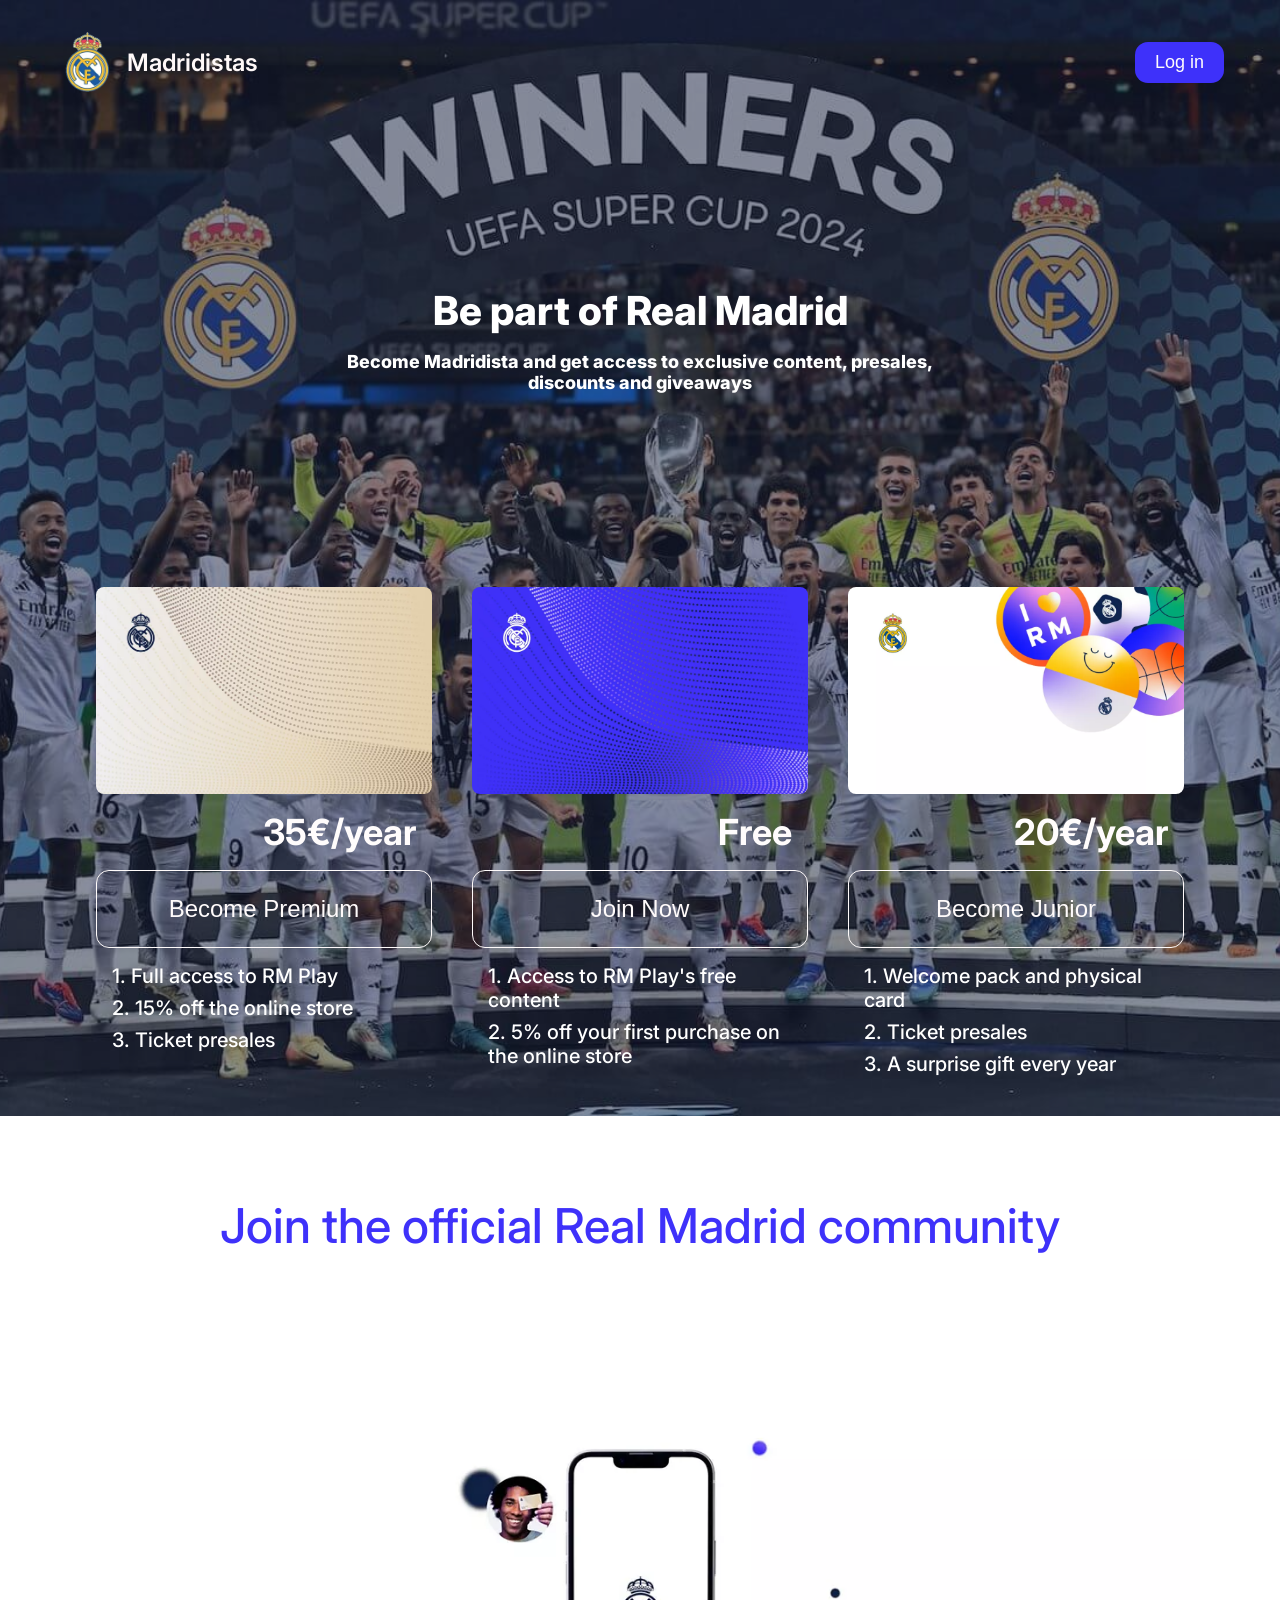
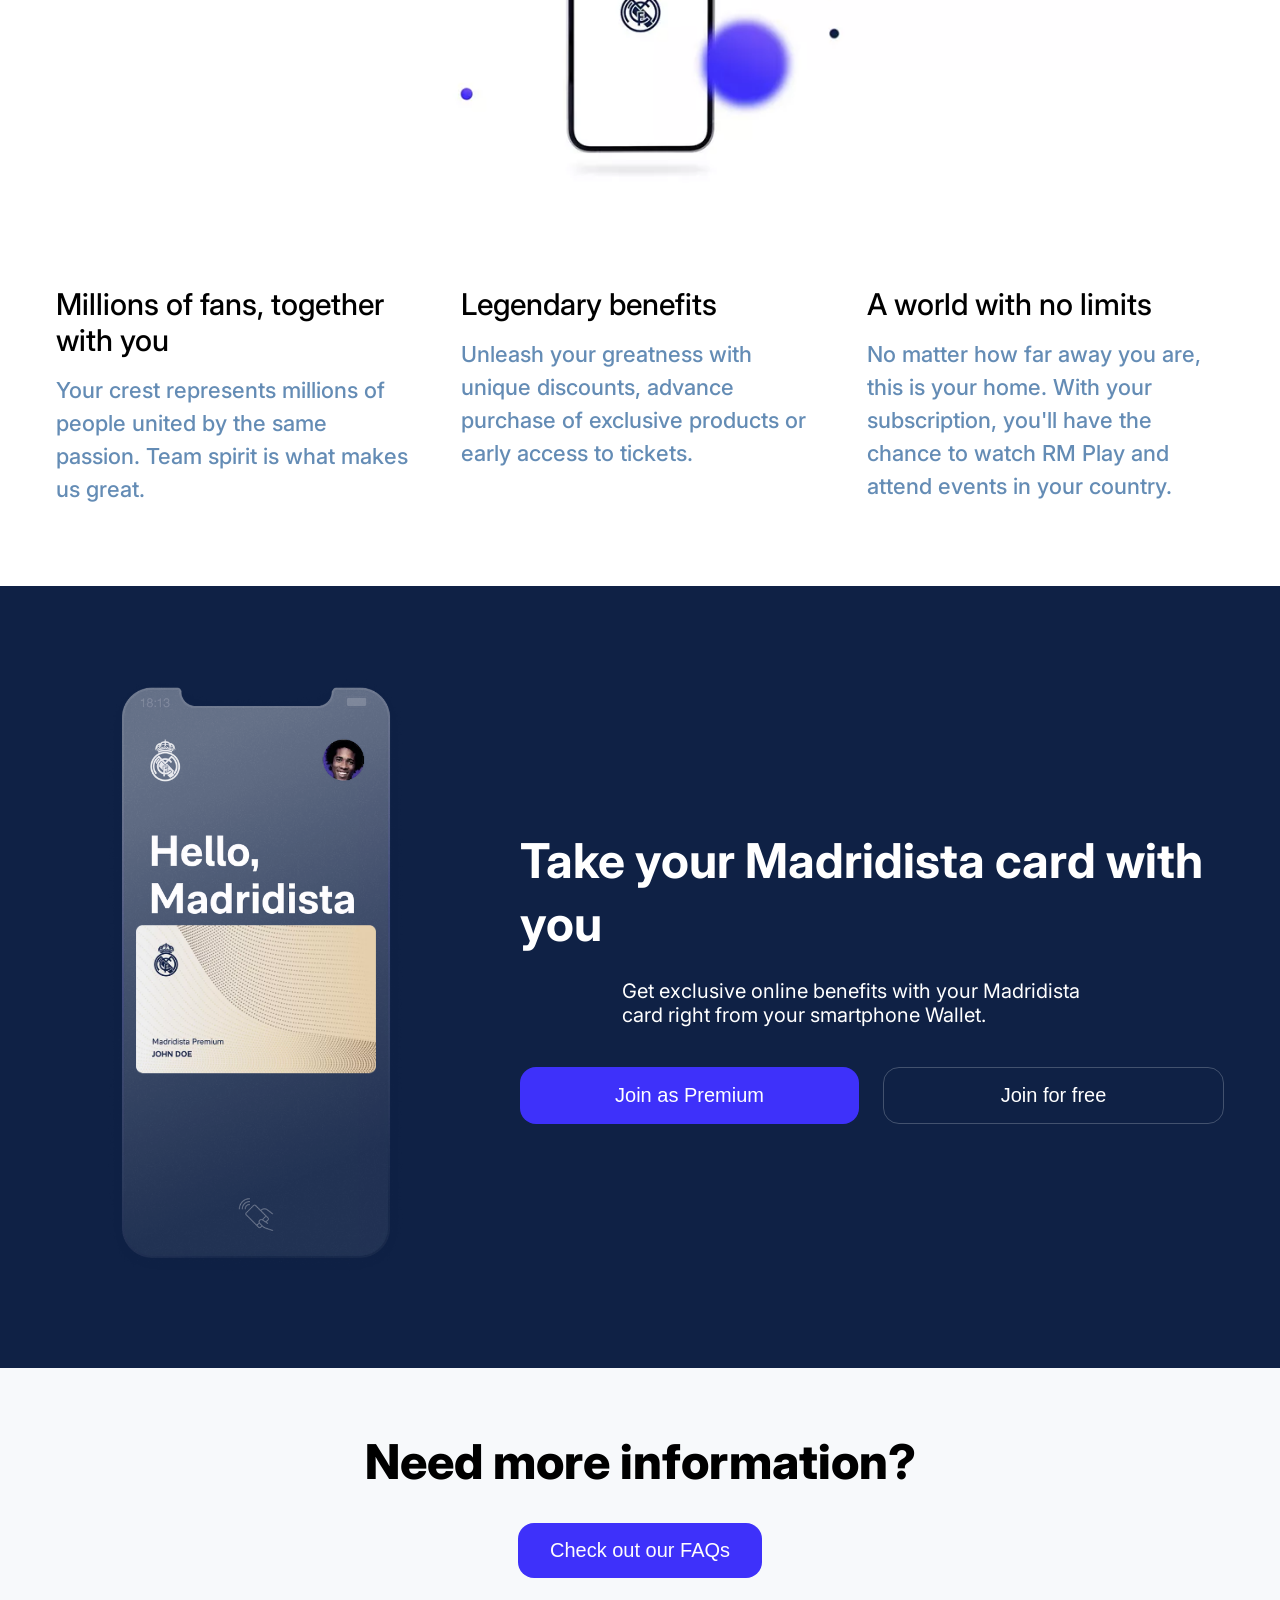
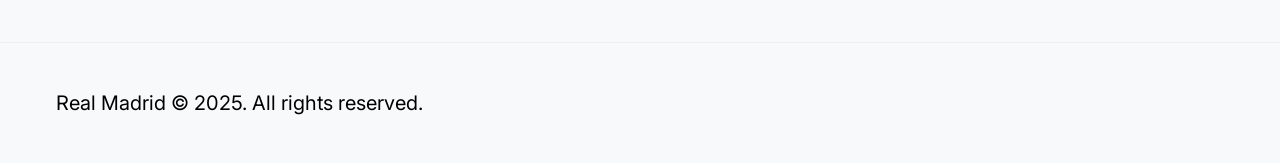
<file: Madridistas.html>
<!doctype html>
<html lang="en">
  <head>
    <meta charset="UTF-8" />
    <meta name="viewport" content="width=device-width, initial-scale=1.0" />
    <title>Real Madrid CF - Official Website</title>
    <link rel="stylesheet" href="./css/madridistas.css" />
    <link rel="icon" href="./Assignment_pictures/realmadrid.webp" />
    <link
      rel="stylesheet"
      href="https://cdnjs.cloudflare.com/ajax/libs/font-awesome/6.5.0/css/all.min.css"
    />
  </head>
  <body>
    <div class="madridistas-page">
      <section class="hero">
        <img
          src="./Assignment_pictures/uefasupercup.jpg"
          alt="UEFA Super Cup 2024 Winners"
          class="hero-bg"
        />
        <div class="hero-overlay"></div>

        <header class="header">
          <div class="logo-section">
            <a
              href="index.html"
              style="
                text-decoration: none;
                color: white;
                display: flex;
                align-items: center;
                gap: 10px;
              "
            >
              <img
                src="./Assignment_pictures/realmadrid.webp"
                alt="Real Madrid Logo"
                class="logo"
              />
              <h1>Madridistas</h1>
            </a>
          </div>
          <button class="login-btn">Log in</button>
        </header>

        <div class="hero-content">
          <h2>Be part of Real Madrid</h2>
          <p>
            Become Madridista and get access to exclusive content, presales,
            discounts and giveaways
          </p>
        </div>

        <div class="tiers-container">
          <div class="tier">
            <img
              src="./Assignment_pictures/white.webp"
              alt="Premium Card"
              class="tier-image"
            />
            <div class="tier-price">35€/year</div>
            <button class="tier-btn">Become Premium</button>
            <ul class="tier-features">
              <li>1. Full access to RM Play</li>
              <li>2. 15% off the online store</li>
              <li>3. Ticket presales</li>
            </ul>
          </div>

          <div class="tier">
            <img
              src="./Assignment_pictures/blue.webp"
              alt="Free Card"
              class="tier-image"
            />
            <div class="tier-price">Free</div>
            <button class="tier-btn">Join Now</button>
            <ul class="tier-features">
              <li>1. Access to RM Play's free content</li>
              <li>2. 5% off your first purchase on the online store</li>
            </ul>
          </div>

          <div class="tier">
            <img
              src="./Assignment_pictures/whiteblue.webp"
              alt="Junior Card"
              class="tier-image"
            />
            <div class="tier-price">20€/year</div>
            <button class="tier-btn">Become Junior</button>
            <ul class="tier-features">
              <li>1. Welcome pack and physical card</li>
              <li>2. Ticket presales</li>
              <li>3. A surprise gift every year</li>
            </ul>
          </div>
        </div>
      </section>

      <section class="community">
        <h2>Join the official Real Madrid community</h2>
        <img
          src="./Assignment_pictures/mobile frame.png"
          alt="Community Illustration"
          class="community-image"
        />

        <div class="benefits-grid">
          <div class="benefit">
            <h3>Millions of fans, together with you</h3>
            <p>
              Your crest represents millions of people united by the same
              passion. Team spirit is what makes us great.
            </p>
          </div>

          <div class="benefit">
            <h3>Legendary benefits</h3>
            <p>
              Unleash your greatness with unique discounts, advance purchase of
              exclusive products or early access to tickets.
            </p>
          </div>

          <div class="benefit">
            <h3>A world with no limits</h3>
            <p>
              No matter how far away you are, this is your home. With your
              subscription, you'll have the chance to watch RM Play and attend
              events in your country.
            </p>
          </div>
        </div>
      </section>

      <section class="digital-card">
        <div class="card-container">
          <div class="phone-mockup">
            <img
              src="./Assignment_pictures/phone11.webp"
              alt="Phone with Madridista Card"
              class="phone-image"
            />
            <img
              src="./Assignment_pictures/carnet (1).webp"
              alt="Card Preview"
              class="card-preview"
            />
          </div>

          <div class="card-content">
            <h2>Take your Madridista card with you</h2>
            <p>
              Get exclusive online benefits with your Madridista card right from
              your smartphone Wallet.
            </p>
            <div class="card-buttons">
              <button class="btn-premium">Join as Premium</button>
              <button class="btn-free">Join for free</button>
            </div>
          </div>
        </div>
      </section>
      <section class="faq">
        <h2>Need more information?</h2>
        <button class="faq-btn">Check out our FAQs</button>
      </section>

      <footer class="footer">
        <p>Real Madrid © 2025. All rights reserved.</p>
      </footer>
    </div>
  </body>
</html>
</file>
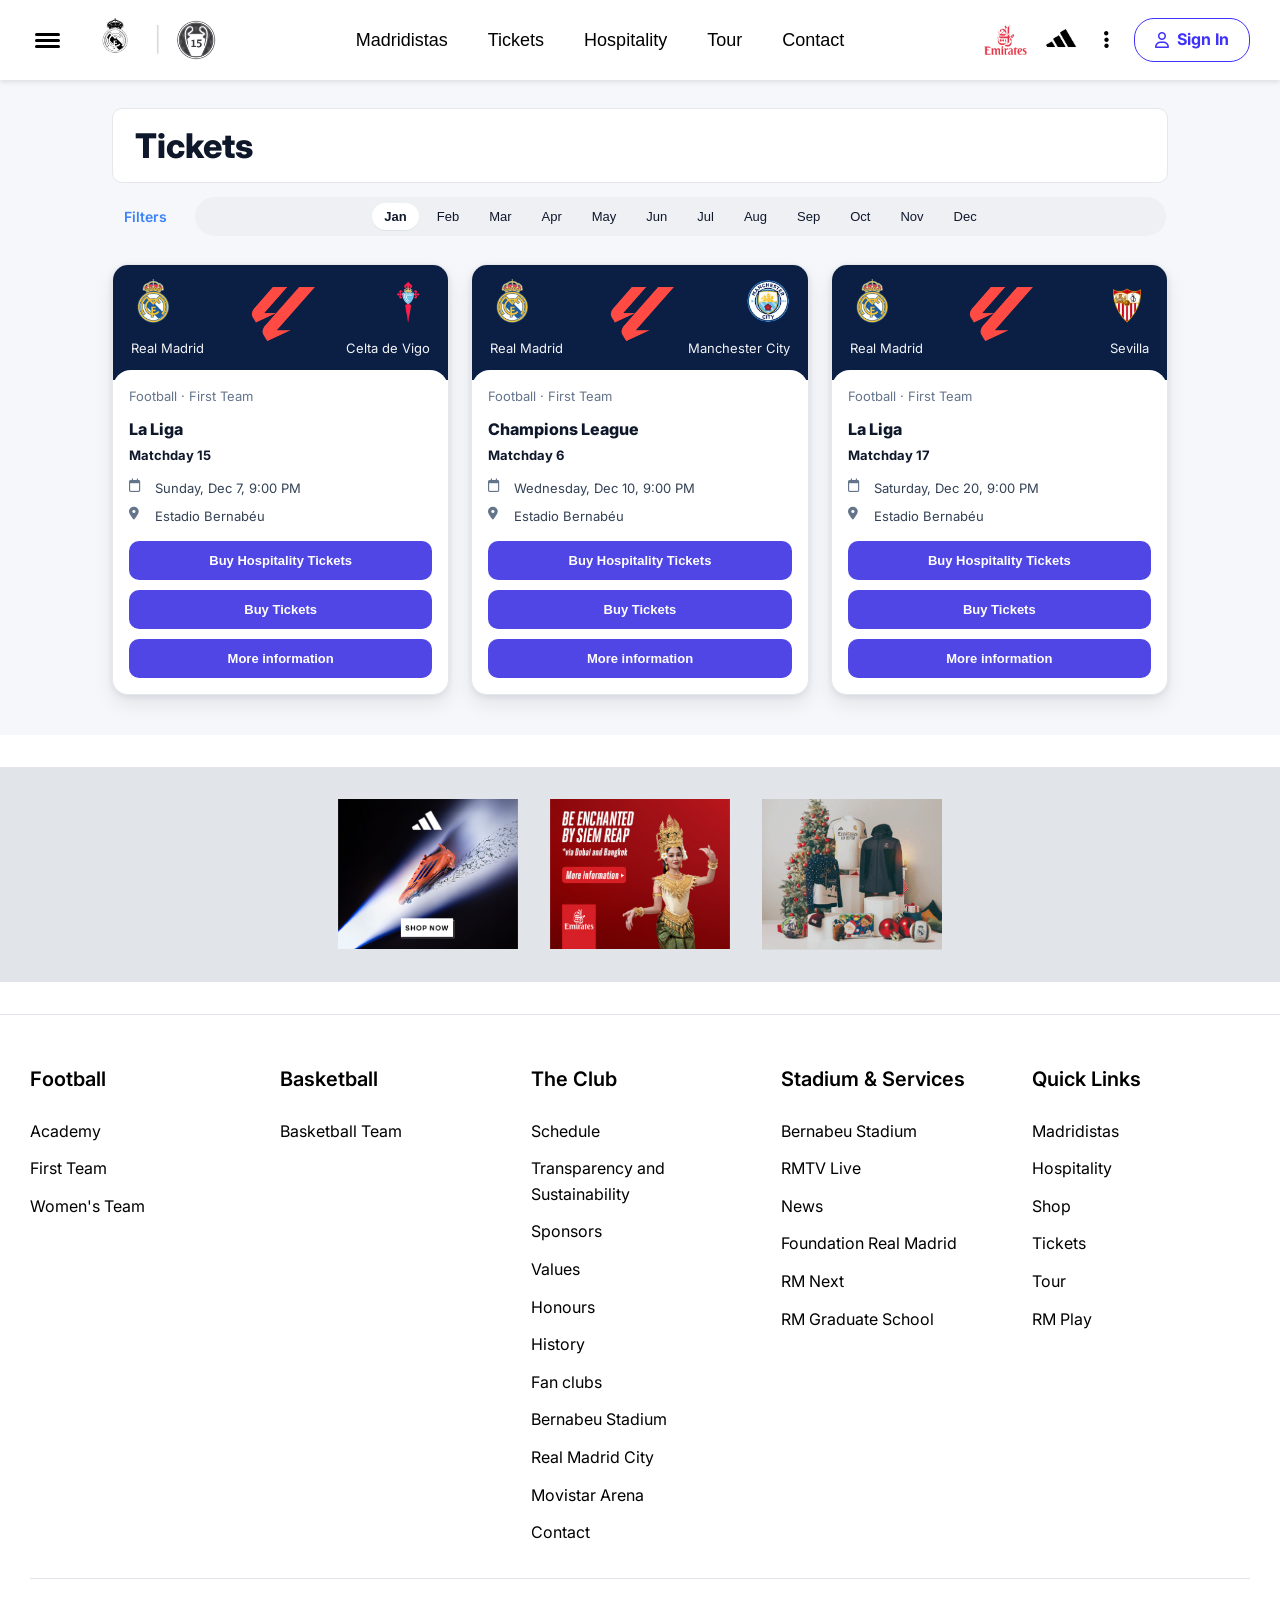
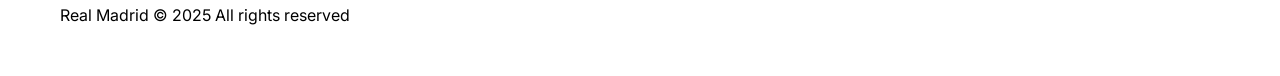
<file: Tickets.html>
<!doctype html>
<html lang="en">
  <head>
    <meta charset="UTF-8" />
    <meta name="viewport" content="width=device-width, initial-scale=1.0" />
    <meta
      name="description"
      content="Official Real Madrid website with news, photos, videos, and stats for football and basketball teams"
    />
    <title>Real Madrid CF - Official Website</title>
    <link rel="stylesheet" href="./css/tickets.css" />
    <link rel="stylesheet" href="./css/global.css" />
    <link rel="icon" href="./Assignment_pictures/realmadrid.webp" />
    <link
      rel="stylesheet"
      href="https://cdnjs.cloudflare.com/ajax/libs/font-awesome/6.5.0/css/all.min.css"
    />
  </head>
  <body>
    <header class="main-header">
      <div class="header-left">
        <button class="hamburger-custom">
          <span></span>
          <span></span>
          <span></span>
        </button>
        <a href="index.html">
          <img
            src="./Assignment_pictures/real-madrid-logo-symbol-black-and-white-design-spain-football-european-countries-football-teams-illustration-free-vector.jpg"
            alt="Real Madrid"
            class="logo"
          />
        </a>
        <span class="separator">|</span>
        <img
          src="./Assignment_pictures/15 logo.webp"
          alt="15 Champions"
          class="logo-ucl"
        />
      </div>

      <nav class="header-center">
        <a href="Madridistas.html">Madridistas</a>
        <a href="Tickets.html">Tickets</a>
        <a href="Hospitality.html">Hospitality</a>
        <a href="Tour.html">Tour</a>
        <a href="Contact.html">Contact</a>
      </nav>

      <div class="header-right">
        <img
          src="./Assignment_pictures/Emirates_logo.svg.png"
          alt="Adidas"
          class="sponsor-logo"
        />
        <img
          src="./Assignment_pictures/adidas logo.jpg"
          alt="Emirates"
          class="sponsor-logo"
        />
        <div class="options-icon">
          <i class="fa-solid fa-ellipsis-vertical"></i>
        </div>
        <a href="#" class="sign-in-btn">
          <i class="fa-regular fa-user"></i> Sign In
        </a>
      </div>
    </header>
    <main>
      <section class="tickets-page">
        <div class="tickets-container">
          <div class="tickets-titlebar">
            <h2 class="tickets-title">Tickets</h2>
          </div>

          <div class="tickets-controls">
            <a class="tickets-filters" href="#">Filters</a>

            <div class="tickets-months" role="tablist" aria-label="Months">
              <button class="month active" type="button">Jan</button>
              <button class="month" type="button">Feb</button>
              <button class="month" type="button">Mar</button>
              <button class="month" type="button">Apr</button>
              <button class="month" type="button">May</button>
              <button class="month" type="button">Jun</button>
              <button class="month" type="button">Jul</button>
              <button class="month" type="button">Aug</button>
              <button class="month" type="button">Sep</button>
              <button class="month" type="button">Oct</button>
              <button class="month" type="button">Nov</button>
              <button class="month" type="button">Dec</button>
            </div>
          </div>

          <div class="tickets-grid">
            <section class="ticket-card">
              <div class="ticket-card-top">
                <div class="match-row">
                  <div class="team">
                    <img
                      src="./Assignment_pictures/realmadrid.webp"
                      alt="RM"
                      class="team-badge"
                    />
                    <div class="team-name">Real Madrid</div>
                  </div>

                  <div class="vs-mark" aria-hidden="true">
                    <img src="./Assignment_pictures/laliga.png" alt="laliga" />
                  </div>

                  <div class="team team-right">
                    <img
                      src="./Assignment_pictures/celatvigp.webp"
                      alt=""
                      class="team-badge badge-red"
                    />
                    <div class="team-name">Celta de Vigo</div>
                  </div>
                </div>
              </div>

              <div class="ticket-card-body">
                <div class="meta">Football · First Team</div>
                <h3 class="comp">La Liga</h3>
                <p class="matchday">Matchday 15</p>

                <ul class="details">
                  <li>
                    <i class="fa-regular fa-calendar"></i>
                    <span>Sunday, Dec 7, 9:00 PM</span>
                  </li>
                  <li>
                    <i class="fa-solid fa-location-dot"></i>
                    <span>Estadio Bernabéu</span>
                  </li>
                </ul>

                <div class="actions">
                  <button class="btn primary" type="button">
                    Buy Hospitality Tickets
                  </button>
                  <button class="btn primary" type="button">Buy Tickets</button>
                  <button class="btn primary" type="button">
                    More information
                  </button>
                </div>
              </div>
            </section>

            <section class="ticket-card">
              <div class="ticket-card-top">
                <div class="match-row">
                  <div class="team">
                    <img
                      src="./Assignment_pictures/realmadrid.webp"
                      alt="RM"
                      class="team-badge"
                    />
                    <div class="team-name">Real Madrid</div>
                  </div>

                  <div class="vs-mark" aria-hidden="true">
                    <img src="./Assignment_pictures/laliga.png" alt="laliga" />
                  </div>

                  <div class="team team-right">
                    <img
                      src="./Assignment_pictures/Mancity.webp"
                      alt="Man City"
                      class="team-badge badge-green"
                    />
                    <div class="team-name">Manchester City</div>
                  </div>
                </div>
              </div>

              <div class="ticket-card-body">
                <div class="meta">Football · First Team</div>
                <h3 class="comp">Champions League</h3>
                <p class="matchday">Matchday 6</p>

                <ul class="details">
                  <li>
                    <i class="fa-regular fa-calendar"></i>
                    <span>Wednesday, Dec 10, 9:00 PM</span>
                  </li>
                  <li>
                    <i class="fa-solid fa-location-dot"></i>
                    <span>Estadio Bernabéu</span>
                  </li>
                </ul>

                <div class="actions">
                  <button class="btn primary" type="button">
                    Buy Hospitality Tickets
                  </button>
                  <button class="btn primary" type="button">Buy Tickets</button>
                  <button class="btn primary" type="button">
                    More information
                  </button>
                </div>
              </div>
            </section>

            <section class="ticket-card1">
              <div class="ticket-card-top">
                <div class="match-row">
                  <div class="team">
                    <img
                      src="./Assignment_pictures/realmadrid.webp"
                      alt="RM"
                      class="team-badge"
                    />
                    <div class="team-name">Real Madrid</div>
                  </div>

                  <div class="vs-mark" aria-hidden="true">
                    <img src="./Assignment_pictures/laliga.png" alt="laliga" />
                  </div>

                  <div class="team team-right">
                    <img
                      src="./Assignment_pictures/sevilla.webp"
                      alt="sevilla"
                      class="team-badge badge-orange"
                    />
                    <div class="team-name">Sevilla</div>
                  </div>
                </div>
              </div>

              <div class="ticket-card-body">
                <div class="meta">Football · First Team</div>
                <h3 class="comp">La Liga</h3>
                <p class="matchday">Matchday 17</p>

                <ul class="details">
                  <li>
                    <i class="fa-regular fa-calendar"></i>
                    <span>Saturday, Dec 20, 9:00 PM</span>
                  </li>
                  <li>
                    <i class="fa-solid fa-location-dot"></i>
                    <span>Estadio Bernabéu</span>
                  </li>
                </ul>

                <div class="actions">
                  <button class="btn primary" type="button">
                    Buy Hospitality Tickets
                  </button>
                  <button class="btn primary" type="button">Buy Tickets</button>
                  <button class="btn primary" type="button">
                    More information
                  </button>
                </div>
              </div>
            </section>
          </div>
        </div>
      </section>
      <section class="banner-section">
        <div class="container">
          <div class="sponsor-grid1">
            <img
              src="./Assignment_pictures/cbf4d484585e94037cedcaa94c51e336d9c14ac9.png"
              alt="Sponsor 1"
              class="sponsor-logo1"
            />
            <img
              src="./Assignment_pictures/bf90ac6190b0498d71398586c997aaff44765d9d.png"
              alt="Sponsor 2"
              class="sponsor-logo1"
            />
            <img
              src="./Assignment_pictures/1e1cb0b9be0679057796076bad2f171d8fef3eb0.png"
              alt="Sponsor 3"
              class="sponsor-logo1"
            />
          </div>
        </div>
      </section>
    </main>

    <footer>
      <div class="footer-content">
        <div class="footer-column">
          <h3>Football</h3>
          <ul>
            <li><a href="#football/academy">Academy</a></li>
            <li><a href="#football/first-team">First Team</a></li>
            <li><a href="#football/women">Women's Team</a></li>
          </ul>
        </div>

        <div class="footer-column">
          <h3>Basketball</h3>
          <ul>
            <li><a href="#basketball">Basketball Team</a></li>
          </ul>
        </div>

        <div class="footer-column">
          <h3>The Club</h3>
          <ul>
            <li><a href="#club/schedule">Schedule</a></li>
            <li>
              <a href="#club/transparency">Transparency and Sustainability</a>
            </li>
            <li><a href="#club/sponsors">Sponsors</a></li>
            <li><a href="#club/values">Values</a></li>
            <li><a href="#club/honours">Honours</a></li>
            <li><a href="#club/history">History</a></li>
            <li><a href="#club/fan-clubs">Fan clubs</a></li>
            <li><a href="#club/bernabeu">Bernabeu Stadium</a></li>
            <li><a href="#club/city">Real Madrid City</a></li>
            <li><a href="#club/arena">Movistar Arena</a></li>
            <li><a href="#contact">Contact</a></li>
          </ul>
        </div>

        <div class="footer-column">
          <h3>Stadium & Services</h3>
          <ul>
            <li><a href="#bernabeu">Bernabeu Stadium</a></li>
            <li><a href="#rmtv">RMTV Live</a></li>
            <li><a href="#news">News</a></li>
            <li><a href="#foundation">Foundation Real Madrid</a></li>
            <li><a href="#rm-next">RM Next</a></li>
            <li><a href="#graduate-school">RM Graduate School</a></li>
          </ul>
        </div>

        <div class="footer-column">
          <h3>Quick Links</h3>
          <ul>
            <li><a href="Madridistas.html">Madridistas</a></li>
            <li><a href="Hospitality.html">Hospitality</a></li>
            <li><a href="#shop">Shop</a></li>
            <li><a href="Tickets.html">Tickets</a></li>
            <li><a href="Tour.html">Tour</a></li>
            <li><a href="#rm-play">RM Play</a></li>
          </ul>
        </div>
      </div>

      <div class="footer-bottom">
        <p>Real Madrid © 2025 All rights reserved</p>
      </div>
    </footer>
  </body>
</html>
</file>
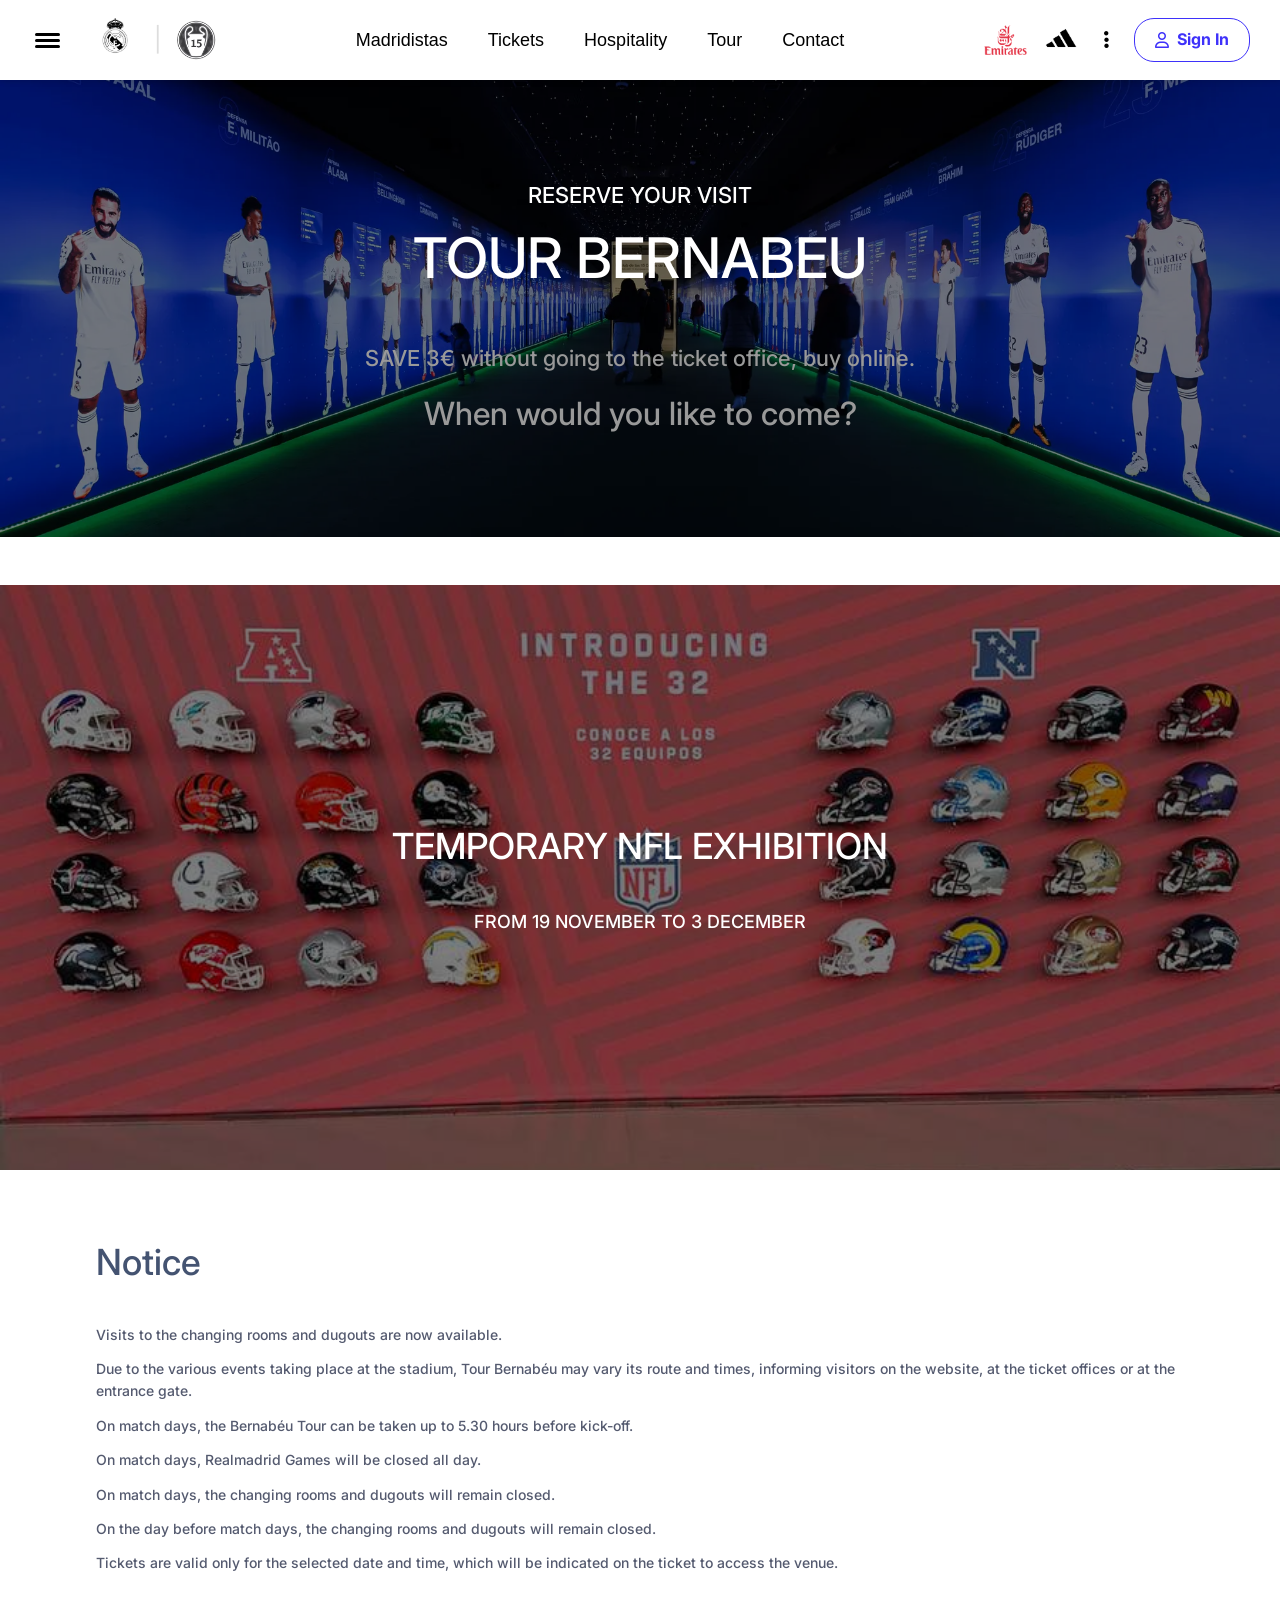
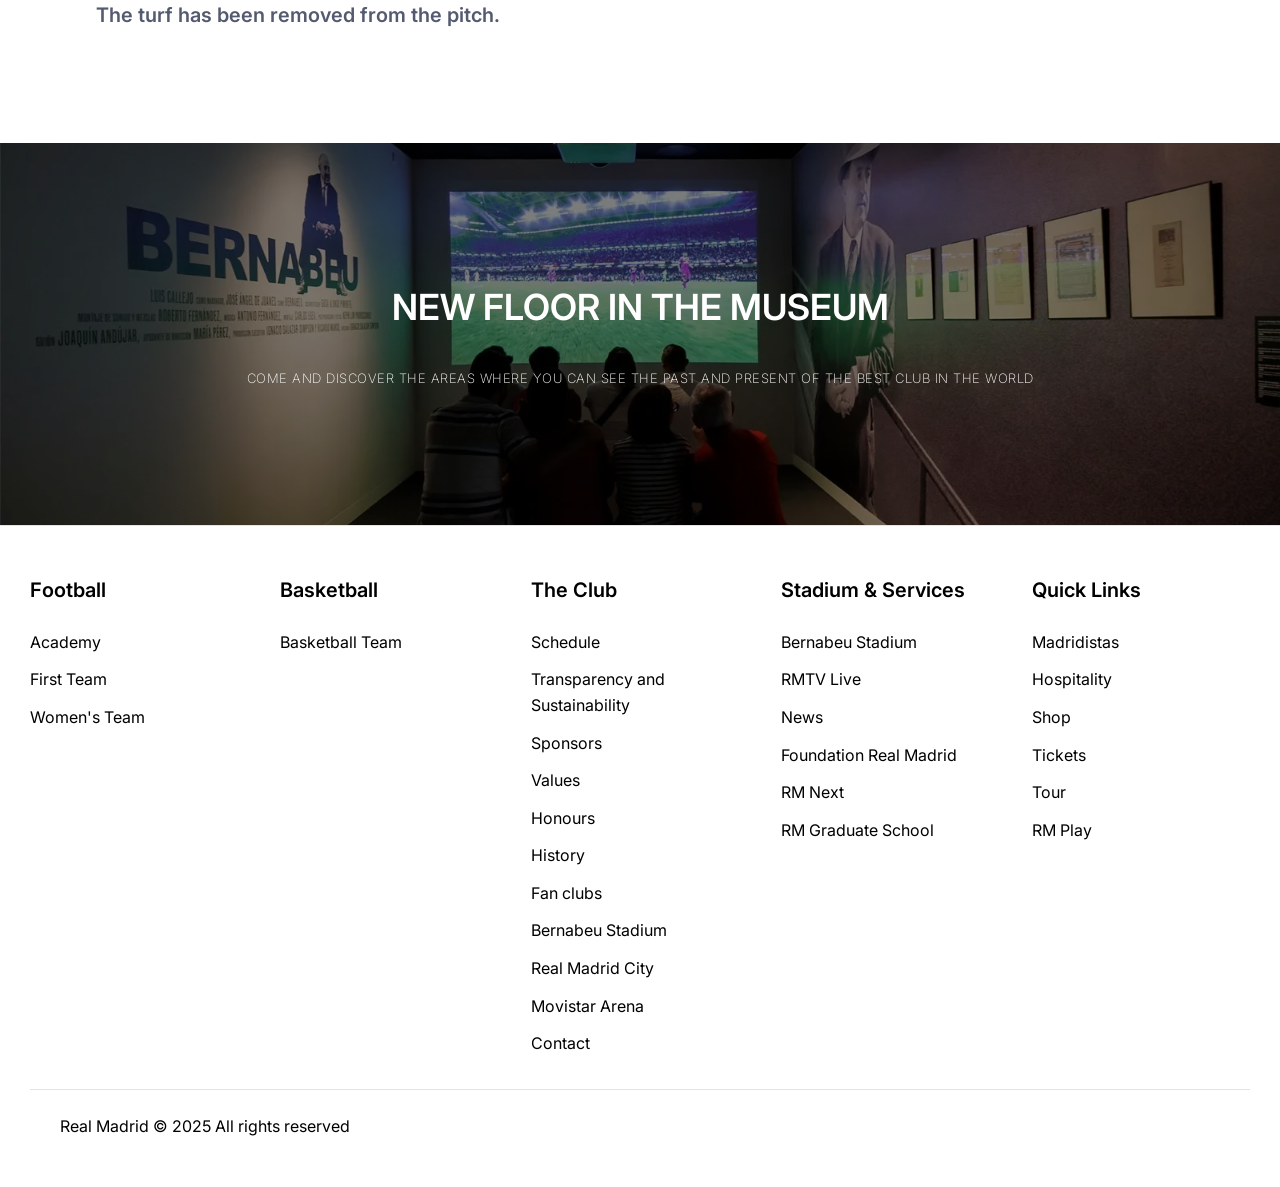
<file: Tour.html>
<!doctype html>
<html lang="en">
  <head>
    <meta charset="UTF-8" />
    <meta name="viewport" content="width=device-width, initial-scale=1.0" />
    <meta
      name="description"
      content="Official Real Madrid website with news, photos, videos, and stats for football and basketball teams"
    />
    <title>Real Madrid CF - Official Website</title>
    <link rel="stylesheet" href="./css/tour.css" />
    <link rel="stylesheet" href="./css/global.css" />
    <link rel="icon" href="./Assignment_pictures/realmadrid.webp" />
    <link
      rel="stylesheet"
      href="https://cdnjs.cloudflare.com/ajax/libs/font-awesome/6.5.0/css/all.min.css"
    />
  </head>
  <body>
    <header class="main-header">
      <div class="header-left">
        <button class="hamburger-custom">
          <span></span>
          <span></span>
          <span></span>
        </button>
        <a href="index.html">
          <img
            src="./Assignment_pictures/real-madrid-logo-symbol-black-and-white-design-spain-football-european-countries-football-teams-illustration-free-vector.jpg"
            alt="Real Madrid"
            class="logo"
          />
        </a>
        <span class="separator">|</span>
        <img
          src="./Assignment_pictures/15 logo.webp"
          alt="15 Champions"
          class="logo-ucl"
        />
      </div>

      <nav class="header-center">
        <a href="Madridistas.html">Madridistas</a>
        <a href="Tickets.html">Tickets</a>
        <a href="Hospitality.html">Hospitality</a>
        <a href="Tour.html">Tour</a>
        <a href="Contact.html">Contact</a>
      </nav>

      <div class="header-right">
        <img
          src="./Assignment_pictures/Emirates_logo.svg.png"
          alt="Adidas"
          class="sponsor-logo"
        />
        <img
          src="./Assignment_pictures/adidas logo.jpg"
          alt="Emirates"
          class="sponsor-logo"
        />
        <div class="options-icon">
          <i class="fa-solid fa-ellipsis-vertical"></i>
        </div>
        <a href="#" class="sign-in-btn">
          <i class="fa-regular fa-user"></i> Sign In
        </a>
      </div>
    </header>
    <main>
      <section
        class="hero"
        style="
          background-image: url(&quot;./Assignment_pictures/first\ image.webp&quot;);
        "
      >
        <div class="hero-content">
          <div class="hero-title-group">
            <h2 class="hero-subtitle">RESERVE YOUR VISIT</h2>
            <h1 class="hero-title">TOUR BERNABEU</h1>
          </div>
          <div class="hero-text-group">
            <p class="hero-text">
              SAVE 3€ without going to the ticket office, buy online.
            </p>
            <p class="hero-question">When would you like to come?</p>
          </div>
        </div>
      </section>

      <section
        class="nfl-section"
        style="
          background-image: url(&quot;./Assignment_pictures/nfl\ section.jpg&quot;);
        "
      >
        <div class="nfl-content">
          <h2 class="nfl-title">TEMPORARY NFL EXHIBITION</h2>
          <p class="nfl-date">FROM 19 NOVEMBER TO 3 DECEMBER</p>
        </div>
      </section>

      <section class="notice-section">
        <div class="notice-container">
          <h2 class="notice-title">Notice</h2>
          <div class="notice-text-group">
            <p class="notice-text">
              Visits to the changing rooms and dugouts are now available.
            </p>
            <p class="notice-text">
              Due to the various events taking place at the stadium, Tour
              Bernabéu may vary its route and times, informing visitors on the
              website, at the ticket offices or at the entrance gate.
            </p>
            <p class="notice-text">
              On match days, the Bernabéu Tour can be taken up to 5.30 hours
              before kick-off.
            </p>
            <p class="notice-text">
              On match days, Realmadrid Games will be closed all day.
            </p>
            <p class="notice-text">
              On match days, the changing rooms and dugouts will remain closed.
            </p>
            <p class="notice-text">
              On the day before match days, the changing rooms and dugouts will
              remain closed.
            </p>
            <p class="notice-text">
              Tickets are valid only for the selected date and time, which will
              be indicated on the ticket to access the venue.
            </p>
          </div>
          <p class="notice-highlight">
            The turf has been removed from the pitch.
          </p>
        </div>
      </section>

      <section
        img
        class="museum-section"
        style="
          background-image: url(&quot;./Assignment_pictures/newfloor.webp&quot;);
        "
      >
        <div class="museum-content">
          <h2 class="museum-title">NEW FLOOR IN THE MUSEUM</h2>
          <p class="museum-text">
            COME AND DISCOVER THE AREAS WHERE YOU CAN SEE THE PAST AND PRESENT
            OF THE BEST CLUB IN THE WORLD
          </p>
        </div>
      </section>
    </main>
    <footer>
      <div class="footer-content">
        <div class="footer-column">
          <h3>Football</h3>
          <ul>
            <li><a href="#football/academy">Academy</a></li>
            <li><a href="#football/first-team">First Team</a></li>
            <li><a href="#football/women">Women's Team</a></li>
          </ul>
        </div>

        <div class="footer-column">
          <h3>Basketball</h3>
          <ul>
            <li><a href="#basketball">Basketball Team</a></li>
          </ul>
        </div>

        <div class="footer-column">
          <h3>The Club</h3>
          <ul>
            <li><a href="#club/schedule">Schedule</a></li>
            <li>
              <a href="#club/transparency">Transparency and Sustainability</a>
            </li>
            <li><a href="#club/sponsors">Sponsors</a></li>
            <li><a href="#club/values">Values</a></li>
            <li><a href="#club/honours">Honours</a></li>
            <li><a href="#club/history">History</a></li>
            <li><a href="#club/fan-clubs">Fan clubs</a></li>
            <li><a href="#club/bernabeu">Bernabeu Stadium</a></li>
            <li><a href="#club/city">Real Madrid City</a></li>
            <li><a href="#club/arena">Movistar Arena</a></li>
            <li><a href="#contact">Contact</a></li>
          </ul>
        </div>

        <div class="footer-column">
          <h3>Stadium & Services</h3>
          <ul>
            <li><a href="#bernabeu">Bernabeu Stadium</a></li>
            <li><a href="#rmtv">RMTV Live</a></li>
            <li><a href="#news">News</a></li>
            <li><a href="#foundation">Foundation Real Madrid</a></li>
            <li><a href="#rm-next">RM Next</a></li>
            <li><a href="#graduate-school">RM Graduate School</a></li>
          </ul>
        </div>

        <div class="footer-column">
          <h3>Quick Links</h3>
          <ul>
            <li><a href="Madridistas.html">Madridistas</a></li>
            <li><a href="Hospitality.html">Hospitality</a></li>
            <li><a href="#shop">Shop</a></li>
            <li><a href="Tickets.html">Tickets</a></li>
            <li><a href="Tour.html">Tour</a></li>
            <li><a href="#rm-play">RM Play</a></li>
          </ul>
        </div>
      </div>

      <div class="footer-bottom">
        <p>Real Madrid © 2025 All rights reserved</p>
      </div>
    </footer>
  </body>
</html>
</file>
<file: css/styles.css>
:root {
  --rm-navy: #0F2145;
  --rm-purple: #3E31FA;
  --rm-light-purple: #6349F8;
  --rm-blue-light: #DBE5FD;
  --rm-gray-light: #F3F5F8;
  --rm-gray: #E1E5EA;
  --rm-gray-medium: #F7F0F0;
}


body {
  min-height: 100vh;
  display: flex;
  flex-direction: column;
}

main {
  flex: 1;
}


.match-banner {
  background: var(--rm-navy);
  color: white;
  padding: 35px 30px;
  display: flex;
  justify-content: space-between;
  align-items: center;
  flex-wrap: wrap;
}

.match-info-left {
  font-size: 12px;
}

.league-name {
  font-weight: bold;
  font-size: 14px;
}

.match-meta {
  color: #FFFFFF;
}

.match-center {
  display: flex;
  align-items: center;
  gap: 30px;
}

.team {
  display: flex;
  align-items: center;
  gap: 10px;
}

.team-logo {
  height: 60px;
  width: auto;
  object-fit: contain;
}

.team-name {
  font-weight: bold;
}

.score-board {
  text-align: center;
  background: rgba(255,255,255,0.1);
  padding: 5px 15px;
  border-radius: 20px;
}

.time {
  font-size: 18px;
  font-weight: bold;
  display: block;
}

.vs-badge {
  font-size: 10px;
  color: var(--rm-blue-light);
}

.match-btn {
  background: #E8ECF4;
  color: var(--rm-navy);
  font-size: 16px;
  font-weight: 500;
  padding: 10px 24px;
  border-radius: 8px;
  display: inline-block;
  cursor: default;
}


.container {
  max-width: 1400px;
  margin: 0 auto;
  padding: 0 30px;
  width: 100%;
}

section {
  margin-bottom: 64px;
}


.hero {
  display: flex;
  flex-direction: row;
  gap: 48px;
  background: var(--rm-gray-light);
  padding: 48px;
  border-radius: 20px;
  align-items: center;
  text-align: left;
}

.hero-image {
  width: 60%;
  height: 416px;
  object-fit: cover;
  border-radius: 8px;
}

.hero h1 {
  font-size: 32px;
  font-weight: 700;
  line-height: 1.3;
}


.news-grid {
  display: grid;
  gap: 32px;
}

.news-grid.two-columns {
  grid-template-columns: 1fr 1fr;
}

.news-grid.three-columns {
  grid-template-columns: 1fr 1fr 1fr;
}

.news-grid.four-columns {
  grid-template-columns: 1fr 1fr 1fr 1fr;
}

.news-card {
  display: flex;
  flex-direction: column;
  gap: 12px;
  text-decoration: none;
  color: #000;
  transition: transform 0.2s;
}

.news-card:hover {
  transform: translateY(-4px);
}

.news-card-image {
  width: 100%;
  height: 272px;
  object-fit: cover;
  border-radius: 12px;
}

.news-card-title {
  font-size: 18px;
  font-weight: 700;
  line-height: 1.4;
}


.banner-section {
  background: var(--rm-gray);
  padding: 32px 0;
  margin: 32px 0;
  display: flex;
  justify-content: center;
}

.banner-img {
  max-width: 100%;
  height: auto;
  max-height: 200px;
}


h2 {
  font-size: 32px;
  font-weight: 600;
  margin-bottom: 32px;
}

h2.purple {
  color: var(--rm-purple);
  font-weight: 700;
}

h3 {
  font-size: 24px;
  font-weight: 600;
  margin-bottom: 32px;
}


.community-wrapper {
  max-width: 1200px;
  margin: 0 auto;
}

.community-section {
  background: #1C2D4E;
  border-radius: 20px;
  padding: 40px 60px;
  display: flex;
  align-items: center;
  justify-content: space-between;
  min-height: 320px;
  overflow: hidden;
}

.community-image {
  width: 45%;
  display: flex;
  align-items: center;
  justify-content: center;
}

.community-image img {
  width: 100%;
  max-width: 380px;
  border-radius: 20px;
}

.community-card {
  background: white;
  padding: 36px 44px;
  border-radius: 20px;
  width: 440px;
  box-shadow: 0 15px 40px rgba(0,0,0,0.15);
  display: flex;
  flex-direction: column;
  gap: 20px;
}

.community-card h3 {
  font-size: 20px;
  font-weight: 700;
  margin: 0;
  color: #000;
  line-height: 1.2;
}

.community-btn {
  display: inline-block;
  padding: 10px 20px;
  background: var(--rm-light-purple);
  color: white;
  text-decoration: none;
  border-radius: 8px;
  font-weight: 600;
  font-size: 14px;
  text-align: center;
  width: fit-content;
}

.product-grid {
  display: grid;
  grid-template-columns: 1fr 1fr 1fr 1fr;
  gap: 32px;
}

.product-card {
  background: var(--rm-gray-medium);
  border-radius: 12px;
  padding: 24px;
  display: flex;
  flex-direction: column;
  gap: 24px;
  align-items: center;
  text-align: center;
  transition: transform 0.2s;
}

.product-card:hover {
  transform: translateY(-4px);
}

.product-image {
  width: 100%;
  height: 256px;
  object-fit: cover;
  border-radius: 12px;
}

.product-title {
  font-size: 20px;
  font-weight: 600;
  line-height: 1.4;
}

.product-subtitle {
  font-size: 16px;
  font-weight: 600;
}

.shop-btn {
  width: 100%;
  padding: 16px;
  background: var(--rm-light-purple);
  color: #fff;
  border: none;
  border-radius: 20px;
  font-size: 20px;
  font-weight: 600;
  cursor: pointer;
  text-decoration: none;
  transition: opacity 0.2s;
}


.legendary-section {
  display: flex;
  flex-direction: row;
  gap: 32px;
}

.legendary-image {
  width: 66.66%;
  height: auto;
  border-radius: 16px;
}

.legendary-right {
  display: flex;
  flex-direction: column;
  gap: 24px;
  width: 33.33%;
}

.football-badge {
  display: inline-flex;
  align-items: center;
  justify-content: center;
  padding: 16px 32px;
  background: var(--rm-purple);
  color: #fff;
  border-radius: 30px;
  font-size: 32px;
  font-weight: 700;
  width: fit-content;
}

.section-gap {
  margin-top: 50px !important;
  margin-bottom: 50px;
}

.section-gap h2 {
  margin-bottom: 10px;
  font-size: 32px;
  font-weight: bold;
}

.section-gap h3 {
  margin-top: 0;
  margin-bottom: 30px;
  font-size: 20px;
  font-weight: 600;
  color: #333;
}

.text-center {
  text-align: center;
}

.flex-column {
  display: flex;
  flex-direction: column;
}

.flex-row {
  display: flex;
  flex-direction: row;
}

.sponsor-grid1 {
  display: flex;
  justify-content: center;
  gap: 32px;
  flex-wrap: wrap;
}

.sponsor-logo1 {
  width: 180px;
  height: auto;
  object-fit: contain;
  transition: transform 0.3s ease;
}


@media (min-width: 768px) {
  .match-info-content {
    flex-direction: row;
    justify-content: space-between;
    text-align: left;
    gap: 32px;
    padding: 24px 0;
  }
  
  .container {
    padding: 0 40px;
  }
  
  section {
    
    margin-bottom: 64px;
  }
  
  .hero {
    flex-direction: row;
    gap: 48px;
    padding: 48px;
    text-align: left;
    margin-bottom: 32px;
  }
  
  .hero-image {
    width: 60%;
    height: 416px;
  }
  
  .hero h1 {
    font-size: 32px;
  }
  
  .news-grid.two-columns {
    grid-template-columns: 1fr 1fr;
  }
  
  .news-grid.three-columns {
    grid-template-columns: 1fr 1fr 1fr;
  }
  
  .news-grid.four-columns {
    grid-template-columns: 1fr 1fr 1fr 1fr;
  }
  
  .news-grid {
    gap: 32px;
  }
  
  .news-card-image {
    height: 272px;
  }
  
  .news-card-title {
    font-size: 18px;
  }
  
  .banner-img {
    max-height: 200px;
  }
  
  h2 {
    font-size: 32px;
    margin-bottom: 32px;
  }
  
  h3 {
    font-size: 24px;
    margin-bottom: 32px;
  }
  
  .community-section {
    flex-direction: row;
    gap: 48px;
    padding: 32px;
  }
  
  .community-image {
    width: 33.33%;
    height: auto;
  }
  
  .community-card h3 {
    font-size: 32px;
  }
  
  .product-grid {
    grid-template-columns: 1fr 1fr 1fr 1fr;
    gap: 32px;
  }
  
  .product-image {
    height: 256px;
  }
  
  .product-title {
    font-size: 20px;
  }
  
  .shop-btn {
    padding: 16px;
    border-radius: 20px;
    font-size: 20px;
  }
  
  .legendary-section {
    flex-direction: row;
    gap: 32px;
  }
  
  .legendary-image {
    width: 66.66%;
  }
  
  .legendary-right {
    width: 33.33%;
  }
  
  .football-badge {
    padding: 16px 32px;
    border-radius: 30px;
    font-size: 32px;
  }
  
  .section-gap {
    margin-top: 50px !important;
    margin-bottom: 50px;
  }
  
  .section-gap h2 {
    margin-bottom: 10px;
    font-size: 32px;
    font-weight: bold;
  }
  
  .section-gap h3 {
    margin-top: 0;
    margin-bottom: 30px;
    font-size: 20px;
    font-weight: 600;
    color: #333;
  }
}


@media (min-width: 0px) and (max-width: 500px) {
  .match-banner {
    background: var(--rm-navy);
    color: white;
    padding: 16px;
    display: flex;
    align-items: center;
    justify-content: space-between;
    gap: 8px;
    flex-wrap: nowrap;
  }

  .match-info-left {
    font-size: 8px;
    text-align: left;
    display: flex;
    flex-direction: column;
    gap: 4px;
    width: 25%; 
  }

  .league-name {
    font-weight: bold;
    font-size: 10px;
  }

  .match-meta {
    color: #FFFFFF;
    font-size: 10px;
  }

  .match-center {
    display: flex;
    align-items: center;
    gap: 10px;
    width: 50%; 
  }

  .team {
    display: flex;
    align-items: center;
    gap: 6px;
  }

  .team-logo {
    height: 40px;
    width: auto;
    object-fit: contain;
  }

  .team-name {
    font-size: 8px;
  }

  .score-board {
    color: black;
    text-align: center;
    background: #DBE5FD;
    padding: 2px 4px;
    border-radius: 5px;
    min-width: 48px; 
    max-width: 60px;
    white-space: nowrap;
  }

  .time {
    font-size: 10px;
  }

  .vs-badge {
    font-size: 12px;
    color: var(--rm-blue-light);
    display: none;
  }

  .match-btn {
    background: #DBE5FD;
    color: var(--rm-navy);
    font-size: 10px;
    font-weight: 300;
    padding: 0px 0px;
    border-radius: 8px;
    cursor: pointer;
    text-decoration: none;
    width: 25%; 
    text-align: center;
    white-space: nowrap;
  }

  .container {
    max-width: 1400px;
    margin: 0 auto;
    padding: 0 16px;
    width: 100%;
  }

  section {
    margin-bottom: 32px;
  }

  .hero {
    display: flex;
    align-items: center;
    gap: 16px;
    background: var(--rm-gray-light);
    padding: 16px;
    border-radius: 8px;
    text-align: left;
    margin-bottom: 20px;
  }

  .hero-image {
    width: 60%;
    height: auto;
    aspect-ratio: 16/9;
    border-radius: 8px;
    flex-shrink: 0;
  }

  .hero h1 {
    font-size: 18px;
    font-weight: 700;
    line-height: 1.3;
    flex: 1;
    margin: 0;
  }

  .news-grid,
  .product-grid,
  .banner-section .container > div,
  .sponsor-grid1 {
    display: grid;
    grid-template-columns: 1fr 1fr;
    gap: 16px;
  }

  .news-card {
    display: flex;
    flex-direction: column;
    gap: 8px;
    text-decoration: none;
    color: #000;
    height: auto;
  }
  .community-wrapper{
    display: none;
  }

  .news-card:hover {
    transform: translateY(-4px);
  }

  .news-card-image {
    width: 100%;
    height: auto;
    object-fit: cover;
    border-radius: 8px;
    aspect-ratio: 16/9;
  }

  .news-card-title {
    font-size: 14px;
    font-weight: 700;
    line-height: 1.4;
    text-align: center;
    overflow: hidden;
    text-overflow: ellipsis;
    display: -webkit-box;
    -webkit-line-clamp: 3;
    -webkit-box-orient: vertical;
  }

  .product-card {
    background: var(--rm-gray-medium);
    border-radius: 12px;
    padding: 16px;
    display: flex;
    flex-direction: column;
    gap: 12px;
    align-items: center;
    text-align: center;
  }

  .product-card:hover {
    transform: translateY(-4px);
  }

  .product-image {
    width: 100%;
    height: 150px;
    object-fit: cover;
    border-radius: 12px;
    aspect-ratio: 1;
  }

  .product-title {
    font-size: 14px;
    font-weight: 600;
  }

  .shop-btn {
    width: 100%;
    padding: 12px;
    background: var(--rm-light-purple);
    color: #fff;
    border: none;
    border-radius: 12px;
    font-size: 14px;
    font-weight: 600;
    cursor: pointer;
    text-decoration: none;
    transition: opacity 0.2s;
  }

  .banner-section {
    background: var(--rm-gray);
    padding: 24px 60px;
    margin: 24px 0;
    display: flex;
    justify-content: center;
  }

  .banner-img {
    width: 100%;
    height: 80px;
    object-fit: contain;
    border-radius: 8px;
    aspect-ratio: 16/9;
  }

  .sponsor-grid1 {
    display: flex !important;
    flex-direction: row !important;
    justify-content: center;
    gap: 16px;
    flex-wrap: wrap;
  }

  .sponsor-logo1 {
    width: 100px !important; 
    height: auto !important;
    object-fit: contain;
  }

  h2 {
    font-size: 20px;
    font-weight: 600;
    margin-bottom: 16px;
    text-align: left;
  }

  h2.purple {
    color: var(--rm-purple);
    font-weight: 700;
  }

  h3 {
    font-size: 16px;
    font-weight: 600;
    margin-bottom: 16px;
    text-align: left;
  }

  .legendary-section {
    display: flex;
    align-items: flex-start;
    gap: 32px;
    padding: 16px;
  }

  .legendary-image {
    width: 50%;
    height: 250px;
    aspect-ratio: 16/9;
    border-radius: 12px;
    object-fit: cover;
    flex-shrink: 0;
  }

  .legendary-right {
    display: flex;
    flex-direction: column;
    gap: 16px;
    flex: 1;
  }

  .football-badge {
    display: inline-flex;
    align-items: center;
    justify-content: center;
    padding: 12px 24px;
    background: var(--rm-purple);
    color: #fff;
    border-radius: 24px;
    font-size: 12px;
    font-weight: 700;
    width: fit-content;
    align-self: flex-start;
  }
  .news-grid.two-columns,
  .news-grid.three-columns,
  .news-grid.four-columns {
    grid-template-columns: 1fr 1fr !important;
  }

  .legendary-right img {
    width: 100%;
    height: auto;
    border-radius: 12px;
    object-fit: contain;
  }

  .section-gap {
    margin-top: 32px !important;
    margin-bottom: 32px;
  }

  .section-gap h2 {
    margin-bottom: 10px;
    font-size: 20px;
    font-weight: bold;
  }

  .section-gap h3 {
    margin-top: 0;
    margin-bottom: 16px;
    font-size: 16px;
    font-weight: 600;
    color: #333;
  }
}
</file>
<file: css/global.css>
@import url('https://fonts.googleapis.com/css2?family=Inter:wght@400;500;600;700&display=swap');

* {
  margin: 0;
  padding: 0;
  box-sizing: border-box;
}

html, body {
  font-family: 'Inter', -apple-system, Roboto, Helvetica, sans-serif;
  color: #000;
  background: #fff;
  line-height: 1.6;
}

body {
  min-height: 100vh;
  display: flex;
  flex-direction: column;
}

main {
  flex: 1;
}

.main-header {
  display: flex;
  justify-content: space-between;
  align-items: center;
  padding: 12px 16px;
  height: 60px;
  background-color: white;
  box-shadow: 0 2px 5px rgba(0,0,0,0.1);
  position: sticky;
  top: 0;
  z-index: 20;
}

.header-left {
  display: flex;
  align-items: center;
  gap: 8px;
}

.hamburger-custom {
  display: flex;
  flex-direction: column;
  gap: 3px;
  background: none;
  border: none;
  cursor: pointer;
  padding: 4px;
  margin-right: 8px;
}

.hamburger-custom span {
  display: block;
  width: 18px;
  height: 2px;
  background-color: black;
  border-radius: 2px;
}

.logo, .logo-ucl {
  height: 28px;
  width: auto;
}

.separator {
  color: #ddd;
  font-size: 16px;
  margin: 0 4px;
}

.header-center {
  display: none; 
}

.header-right {
  display: flex;
  align-items: center;
  gap: 8px;
}

.sponsor-logo {
  height: 20px;
  width: auto;
}

.options-icon {
  background: none;
  border: none;
  cursor: pointer;
  font-size: 16px;
  padding: 0 6px;
  color: #000;
}

.sign-in-btn {
  display: none;
}

footer {
  background: #fff;
  border-top: 1px solid #e1e5ea;
  padding: 24px 16px 16px;
  margin-top: auto;
}

.footer-content {
  max-width: 1400px;
  margin: 0 auto;
  display: grid;
  grid-template-columns: 1fr;
  gap: 24px;
  margin-bottom: 24px;
}

.footer-column h3 {
  font-size: 16px;
  font-weight: 600;
  margin: 0 0 16px 0;
}

.footer-column ul {
  list-style: none;
  display: flex;
  flex-direction: column;
  gap: 12px;
}

.footer-column a {
  color: #000;
  text-decoration: none;
  font-size: 14px;
  transition: color 0.2s;
}

.footer-bottom {
  max-width: 1400px;
  margin: 0 auto;
  border-top: 1px solid #e1e5ea;
  padding: 16px 16px;
  color: #000;
  font-size: 14px;
}


@media (min-width: 768px) {
  .main-header {
    padding: 0 30px;
    height: 80px;
  }

  .header-left {
    gap: 10px;
  }

  .hamburger-custom {
    margin-right: 15px;
    padding: 5px;
  }

  .hamburger-custom span {
    width: 25px;
    height: 3px;
  }

  .logo, .logo-ucl {
    height: 40px;
  }

  .separator {
    font-size: 24px;
    margin: 0 5px;
  }

  .header-center {
    display: flex;
    gap: 40px;
  }

  .header-center a {
    text-decoration: none;
    color: #000;
    font-weight: 500;
    font-family: Arial, sans-serif;
    font-size: 18px;
    text-transform: capitalize;
  }

  .header-right {
    gap: 15px;
  }

  .sponsor-logo {
    height: 30px;
  }

  .options-icon {
    font-size: 20px;
    padding: 0 10px;
  }

  .sign-in-btn {
    display: flex;
    align-items: center;
    gap: 8px;
    padding: 8px 20px;
    border: 1px solid #3e31fa;
    border-radius: 20px;
    text-decoration: none;
    color: #3e31fa;
    font-weight: bold;
  }

  footer {
    padding: 48px 30px 24px;
  }

  .footer-content {
    grid-template-columns: repeat(auto-fit, minmax(150px, 1fr));
    gap: 32px;
    margin-bottom: 32px;
  }

  .footer-column h3 {
    font-size: 20px;
    margin-bottom: 24px;
  }

  .footer-column a {
    font-size: 16px;
    gap: 16px;
  }

  .footer-bottom {
    padding: 24px 30px;
    font-size: 16px;
  }
}


@media (min-width: 0px) and (max-width: 500px) {
  * {
    margin: 0;
    padding: 0;
    box-sizing: border-box;
  }

  html, body {
    font-family: 'Inter', -apple-system, Roboto, Helvetica, sans-serif;
    color: #000;
    background: #fff;
    line-height: 1.6;
  }

  body {
    min-height: 100vh;
    display: flex;
    flex-direction: column;
  }

  main {
    flex: 1;
  }

  .logo-link {
    display: inline-block;
    line-height: 0; 
  }

  .main-header {
    display: flex;
    justify-content: space-between;
    align-items: center;
    padding: 12px 16px;
    height: 60px;
    background-color: white;
    box-shadow: 0 2px 5px rgba(0,0,0,0.1);
    position: sticky;
    top: 0;
    z-index: 20;
  }

  .header-left {
    display: flex;
    align-items: center;
    gap: 0px;
  }

  .hamburger-custom {
    display: flex;
    flex-direction: column;
    gap: 3px;
    background: none;
    border: none;
    padding: 2px;
  }

  .hamburger-custom span {
    display: block;
    width: 15px;
    height: 2px;
    background-color: black;
    border-radius: 2px;
  }

  .logo {
    height: 20px;
    width: auto;
   
  }

  .logo-ucl {
    height: 20px;
    width: auto;
  }

  .separator {
    color: #ddd;
    font-size: 12px;
    margin: 0 0px;
  }

  .header-center {
    display: flex;
    align-items: center;
    gap: 4px;
    font-size: 12px;
    margin-left: 8px;
    margin-right: 8px;
  }

  .header-center a {
    color: #000;
    text-decoration: none;
    font-weight: 400;
    font-size: 12px;
    transition: color 0.2s ease;
  }

  .header-center a:hover {
    color: var(--rm-purple);
  }

  .header-right {
    display: flex;
    align-items: center;
    gap: 5px;
  }

  .sponsor-logo {
    height: 15px;
    margin-left: 2px;
    width: auto;
  }

  .options-icon {
    background: none;
    border: none;
    cursor: pointer;
    font-size: 16px;
    padding: 0 4px;
    color: #000;
  }

  .sign-in-btn {
    display: flex;
    align-items: center;
    gap: 5px;
    color: var(--rm-purple);
    text-decoration: none;
    font-size: 7px;
    font-weight: 300;
    padding: 4px 8px;
    border: 1px solid var(--rm-purple);
    border-radius: 8px;
    transition: background-color 0.2s ease;
    white-space: nowrap;
  }

  .sign-in-btn:hover {
    background-color: rgba(62, 49, 250, 0.05);
    border-color: #2e21ea;
  }

  footer {
    background: #fff;
    border-top: 1px solid #e1e5ea;
    padding: 24px 16px 16px;
    margin-top: auto;
  }

  .footer-content {
    max-width: 1400px;
    margin: 0 auto;
    display: grid;
    grid-template-columns: repeat(3, 1fr);
    gap: 24px;
    margin-bottom: 24px;
  }

  .footer-column {
    display: flex;
    flex-direction: column;
    gap: 16px;
  }

  .footer-column h3 {
    font-size: 16px;
    font-weight: 600;
    margin: 0 0 8px 0;
  }

  .footer-column ul {
    list-style: none;
    display: flex;
    flex-direction: column;
    gap: 8px;
    padding: 0;
    margin: 0;
  }

  .footer-column a {
    color: #000;
    text-decoration: none;
    font-size: 14px;
    transition: color 0.2s;
  }

  .footer-column a:hover {
    color: var(--rm-purple);
  }

  .footer-bottom-row {
    max-width: 1400px;
    margin: 0 auto;
    display: grid;
    grid-template-columns: repeat(2, 1fr);
    gap: 15px;
    margin-bottom: 16px;
    font-weight: bold;
  }

  .footer-bottom-column {
    display: flex;
    flex-direction: column;
    gap: 16px;
  }

  .footer-bottom-column ul {
    list-style: none;
    display: flex;
    flex-direction: column;
    gap: 8px;
    padding: 0;
    margin: 0;
  }

  .footer-bottom-column a {
    color: #000;
    text-decoration: none;
    font-size: 14px;
    transition: color 0.2s;
  }

  .footer-bottom-column a:hover {
    color: var(--rm-purple);
  }

  .footer-bottom {
    max-width: 1400px;
    margin: 0 auto;
    border-top: 1px solid #e1e5ea;
    padding: 16px 16px;
    color: #000;
    font-size: 14px;
    text-align: left;
  }
}
</file>
<file: css/contact.css>
main {
  display: flex;
  align-items: center;
  justify-content: center;
  padding: 50px 20px;
  min-height: calc(100vh - 83px);
}

.form-container {
  width: 100%;
  max-width: 1070px;
  background: #FFF;
  border-radius: 12px;
  box-shadow: 0px 16px 32px -4px rgba(12, 12, 13, 0.1), 0px 4px 4px -4px rgba(12, 12, 13, 0.05);
  padding: 50px;
  display: flex;
  flex-direction: column;
  align-items: center;
  gap: 50px;
}

.form-title {
  display: flex;
  align-items: center;
  justify-content: center;
  width: 100%;
  max-width: 1004px;
  padding: 10px;
  border: 1px solid #999;
  border-radius: 18px;
  min-height: 142px;
}

.form-title h1 {
  color: #999;
  font-size: 64px;
  font-weight: 400;
  text-align: center;
}

form {
  width: 100%;
  display: flex;
  flex-direction: column;
  gap: 65px;
}

.form-group {
  display: flex;
  flex-direction: column;
  gap: 30px;
}

.form-group label {
  color: #000;
  font-size: 28px;
  font-weight: 400;
}

.name-inputs {
  display: grid;
  grid-template-columns: repeat(auto-fit, minmax(250px, 1fr));
  gap: 65px;
  width: 100%;
}

.input-wrapper {
  display: flex;
  flex-direction: column;
  gap: 15px;
  align-items: center;
}

input[type="text"],
input[type="email"],
input[type="tel"],
textarea {
  width: 100%;
  padding: 15px;
  border: 1px solid #D4DCE0;
  border-radius: 15px;
  background: #F7F9FA;
  font-family: Inter, sans-serif;
  font-size: 16px;
  outline: none;
  transition: border-color 0.3s;
}

input[type="text"]:focus,
input[type="email"]:focus,
input[type="tel"]:focus,
textarea:focus {
  border-color: #3E31FA;
}

input[type="text"],
input[type="email"],
input[type="tel"] {
  height: 59px;
}

.input-wrapper label {
  color: #000;
  font-size: 24px;
  font-weight: 400;
}

.input-wrapper p {
  color: #000;
  font-size: 24px;
  font-weight: 400;
}

.two-column {
  display: grid;
  grid-template-columns: repeat(auto-fit, minmax(300px, 1fr));
  gap: 65px;
  width: 100%;
}

textarea {
  min-height: 284px;
  resize: none;
  padding: 15px;
}

.submit-btn {
  background: #006BB2;
  color: #FFFBFB;
  border: none;
  border-radius: 15px;
  padding: 10px 20px;
  font-size: 28px;
  font-weight: 400;
  cursor: pointer;
  transition: opacity 0.3s;
  align-self: center;
  font-family: Inter, sans-serif;
}

.submit-btn:hover {
  opacity: 0.9;
}


@media (min-width: 768px) {
  main {
    padding: 50px 20px;
    min-height: calc(100vh - 83px);
  }

  .form-container {
    padding: 50px;
    gap: 50px;
  }

  .form-title {
    padding: 10px;
    border-radius: 18px;
    min-height: 142px;
  }

  .form-title h1 {
    font-size: 64px;
  }

  form {
    gap: 65px;
  }

  .form-group {
    gap: 30px;
  }

  .form-group label {
    font-size: 28px;
  }

  .name-inputs {
    gap: 65px;
  }

  .input-wrapper {
    gap: 15px;
  }

  input[type="text"],
  input[type="email"],
  input[type="tel"],
  textarea {
    padding: 15px;
    font-size: 16px;
  }

  input[type="text"],
  input[type="email"],
  input[type="tel"] {
    height: 59px;
  }

  .input-wrapper label,
  .input-wrapper p {
    font-size: 24px;
  }

  .two-column {
    gap: 65px;
  }

  textarea {
    min-height: 284px;
  }

  .submit-btn {
    padding: 10px 20px;
    font-size: 28px;
  }
}


@media (min-width: 0px) and (max-width: 500px) {
  .form-container {
    width: 100%;
    max-width: 400px; 
    background: #FFF;
    border-radius: 12px;
    box-shadow: 0px 8px 24px -4px rgba(12, 12, 13, 0.1);
    padding: 24px;
    display: flex;
    flex-direction: column;
    gap: 24px;
    margin-left: 45px;
    margin-top: 20px;
    margin-bottom: 20px;
  }

  .form-title {
    display: flex;
    align-items: center;
    justify-content: center;
    width: 100%;
    padding: 12px;
    border: 1px solid #ddd;
    border-radius: 12px;
    background: #f9f9f9;
    min-height: 60px;
  }

  .form-title h1 {
    color: #999;
    font-size: 20px;
    font-weight: 400;
    text-align: center;
  }

  form {
    width: 100%;
    display: flex;
    flex-direction: column;
    gap: 24px;
  }

  .form-group {
    display: flex;
    flex-direction: column;
    gap: 8px;
  }

  .form-group label {
    color: #000;
    font-size: 16px;
    font-weight: 500;
  }

  .form-group p {
    font-size: 10px;
  }

  .name-inputs {
    display: flex;
    flex-direction: row;
    gap: 12px;
    width: 100%;
  }

  .input-wrapper {
    display: flex;
    flex-direction: column;
    gap: 4px;
  }

  input[type="text"],
  input[type="email"],
  input[type="tel"],
  textarea {
    width: 100%;
    padding: 12px;
    border: 1px solid #ddd;
    border-radius: 8px;
    background: #f9f9f9;
    font-family: Inter, sans-serif;
    font-size: 14px;
    outline: none;
    transition: border-color 0.3s;
  }

  input[type="text"]:focus,
  input[type="email"]:focus,
  input[type="tel"]:focus,
  textarea:focus {
    border-color: #3E31FA;
  }

  input[type="text"],
  input[type="email"],
  input[type="tel"] {
    height: 40px;
  }

  .input-wrapper label {
    color: #000;
    font-size: 12px;
    font-weight: 400;
    text-align: left;
  }

  .input-wrapper p {
    color: #666;
    font-size: 12px;
    font-weight: 400;
    margin-top: 4px;
    text-align: left;
  }

  .two-column {
    display: flex;
    flex-direction: row;
    gap: 16px;
    width: 100%;
  }

  textarea {
    min-height: 120px;
    resize: vertical;
    padding: 12px;
    font-size: 14px;
    border-radius: 8px;
  }

  .submit-btn {
    background: #006BB2;
    color: #FFFBFB;
    border: none;
    border-radius: 8px;
    padding: 12px 24px;
    font-size: 16px;
    font-weight: 500;
    cursor: pointer;
    transition: opacity 0.3s;
    align-self: center;
    font-family: Inter, sans-serif;
    width: 100%;
    max-width: 280px;
  }

  .submit-btn:hover {
    opacity: 0.9;
  }
}
</file>
<file: css/hospitality.css>
@import url('https://fonts.googleapis.com/css2?family=Inter:wght@400;500;600;700&display=swap');

.hero {
  position: relative;
  width: 100%;
  height: 100vh;
  overflow: hidden;
}

.hero-bg {
  position: absolute;
  inset: 0;
  width: 100%;
  height: 100%;
  object-fit: cover;
}

.hero-overlay {
  position: absolute;
  inset: 0;
  background-color: rgba(32, 28, 24, 0.5);
}

.hero-tabs {
  position: absolute;
  top: 20px;
  left: 20px;
  display: flex;
  gap: 8px;
}

.hero-tab {
  background-color: #999;
  color: #fff;
  padding: 10px 16px;
  border-radius: 13px;
  font-size: 14px;
  font-weight: 500;
}

.hero-content {
  position: absolute;
  top: 50%;
  left: 50%;
  transform: translate(-50%, -50%);
  text-align: center;
  max-width: 800px;
  padding: 20px;
}

.hero-title {
  color: #0bffff;
  font-size: 48px;
  font-weight: 500;
  margin-bottom: 24px;
}

.hero-subtitle {
  color: #0bffff;
  font-size: 24px;
  font-weight: 400;
  margin-bottom: 24px;
  max-width: 800px;
}

.hero-btn {
  background-color: #016ace;
  color: #fff;
  padding: 20px 32px;
  font-size: 24px;
  border: none;
  border-radius: 17px;
  cursor: pointer;
  transition: background-color 0.3s;
  margin-bottom: 16px;
}

.hero-btn:hover {
  background-color: #014aae;
}

.hero-secondary {
  color: #fffbfb;
  font-size: 24px;
  font-weight: 400;
}

.content-section {
  padding: 48px 32px;
  max-width: 1400px;
  margin: 0 auto;
}

.content-grid {
  display: flex;
  gap: 48px;
  align-items: start;
  margin-bottom: 48px;
}

.content-text {
  display: flex;
  flex-direction: column;
  gap: 24px;
  flex: 1;
}

.content-text p {
  font-size: 18px;
  color: #5a7fa0;
  text-align: left;
}

.content-img {
  width: 100%;
  height: auto;
  border-radius: 8px;
  object-fit: cover;
  max-height: 200px;
  flex: 1;
}

.gallery-grid {
  display: flex;
  flex-direction: column;
  gap: 16px;
}

.booking-section {
  background-color: #f2f2f2;
  padding: 48px 32px;
  text-align: left;
  border-top: 1px solid #e1e5ea;
}

.booking-content {
  max-width: 1400px;
  margin: 0 auto;
}

.booking-title {
  font-size: 28px;
  font-weight: 400;
  color: #000;
  margin-bottom: 24px;
}

.booking-email {
  font-size: 20px;
  color: #634cf8;
  font-weight: 400;
  margin-bottom: 32px;
  text-decoration: none;
  display: block;
}

.booking-email:hover {
  text-decoration: underline;
}

.booking-links {
  display: flex;
  gap: 16px;
  font-size: 16px;
  margin-top: 16px;
  justify-content: center;
}

.booking-links a {
  color: #634cf8;
  text-decoration: none;
  font-weight: 400;
  transition: color 0.3s;
}

.booking-links a:hover {
  text-decoration: underline;
  color: #5a3be0;
}
@media (min-width: 768px) {
  .hero {
    height: 100vh;
  }
  
  .hero-title {
    font-size: 48px;
  }
  
  .hero-subtitle {
    font-size: 24px;
  }
  
  .hero-btn {
    font-size: 24px;
    padding: 20px 32px;
  }
  
  .hero-secondary {
    font-size: 24px;
  }
  
  .content-section {
    padding: 48px 32px;
  }
  
  .content-grid {
    grid-template-columns: 1fr 1fr;
    gap: 48px;
    margin-bottom: 48px;
  }
  
  .content-text p {
    text-align: center;
    font-size: 18px;
  }
  
  .gallery-grid {
    grid-template-columns: 1fr 1fr;
    gap: 32px;
  }
  
  .booking-section {
    padding: 48px 32px;
  }
  
  .booking-title {
    font-size: 28px;
  }
  
  .booking-email {
    font-size: 20px;
  }
  
  .booking-links {
    gap: 24px;
    font-size: 20px;
  }
}


@media (min-width: 0px) and (max-width: 500px) {
  .hero {
    position: relative;
    width: 100%;
    height: 300px;
    overflow: hidden;
  }

  .hero-bg {
    position: absolute;
    width: 100%;
    height: 100%;
    object-fit: cover;
  }

  .hero-overlay {
    position: absolute;
    inset: 0;
    background-color: rgba(32, 28, 24, 0.5);
    opacity: 80%;
  }

  .hero-tabs {
    position: absolute;
    top: 20px;
    left: 40%;
    transform: translateX(-50%);
    display: flex;
    gap: 2px;
    justify-content: flex-start;
    flex-wrap: wrap;
    width: 100%;
    max-width: 400px;
  }

  .hero-tab {
    background-color: #999;
    color: #fff;
    padding: 1px 2px;
    border-radius: 8px;
    font-size: 8px;
    font-weight: 100;
    text-align: center;
    flex: 1 1 auto;
    min-width: 30px;
  }

  .hero-content {
    position: absolute;
    top: 50%;
    left: 50%;
    transform: translate(-50%, -50%);
    text-align: center;
    max-width: 100%;
    padding: 16px;
    margin-top: 20px;
  }

  .hero-title {
    color: #0bffff;
    font-size: 18px;
    font-weight: 500;
    margin-bottom: 8px;
    margin-top: 20px;
  }

  .hero-subtitle {
    color: #0bffff;
    font-size: 10px;
    font-weight: 400;
    margin-bottom: 16px;
    line-height: 1.4;
  }

  .hero-btn {
    background-color: #016ace;
    color: #fff;
    padding: 6px 12px;
    font-size: 10px;
    border: none;
    border-radius: 8px;
    cursor: pointer;
    transition: background-color 0.3s;
    margin-bottom: 8px;
    width: 100%;
    max-width: 280px;
  }

  .hero-btn:hover {
    background-color: #014aae;
  }

  .hero-secondary {
    color: #fffbfb;
    font-size: 14px;
    font-weight: 400;
  }
  

  .content-section {
    padding: 24px 16px;
    max-width: 100%;
    margin: 0 auto;
  }

  .content-grid {
    display: flex;
    flex-direction: row;
    gap: 24px;
  }

  .content-text {
    flex: 0 0 calc(50% - 12px);
    max-width: calc(50% - 12px);
  }

  .content-text p {
    font-size: 12px;
    color: #5a7fa0;
    text-align: left;
    margin: 0;
    padding: 0;
  }

  .gallery-grid {
    flex: 0 0 calc(50% - 12px);
    max-width: calc(50% - 12px);
    display: flex;
    flex-direction: column;
    gap: 12px;
  }

  .content-img {
    width: 100%;
    height: 100px;
    border-radius: 8px;
    object-fit: cover;
    margin: 0;
  }

  .booking-section {
    background-color: #f2f2f2;
    padding: 24px 16px;
    text-align: left;
    border-top: 1px solid #e1e5ea;
  }

  .booking-content {
    max-width: 100%;
    margin: 0 auto;
  }

  .booking-title {
    font-size: 20px;
    font-weight: 400;
    color: #000;
    margin-bottom: 16px;
  }

  .booking-email {
    font-size: 16px;
    color: #634cf8;
    font-weight: 400;
    margin-bottom: 16px;
    text-decoration: none;
    display: block;
  }

  .booking-email:hover {
    text-decoration: underline;
  }

  .booking-links {
    display: flex;
    flex-direction: row;
    justify-content: center;
    margin-top: 24px;
    gap: 16px;
    font-size: 14px;
  }

  .booking-links a {
    color: #634cf8;
    text-decoration: none;
    font-weight: 400;
    transition: color 0.3s;
  }

  .booking-links a:hover {
    text-decoration: underline;
    color: #5a3be0;
  }
}
</file>
<file: css/madridistas.css>
@import url('https://fonts.googleapis.com/css2?family=Inter:wght@400;500;600;700&display=swap');

* {
  margin: 0;
  padding: 0;
  box-sizing: border-box;
}

.madridistas-page {
  font-family: Inter, -apple-system, Roboto, Helvetica, sans-serif;
  background: white;
  color: #000;
}

.hero {
  position: relative;
  width: 100%;
  min-height: 700px;
  overflow: hidden;
  display: flex;
  flex-direction: column;
}

.hero-bg {
  position: absolute;
  top: 0;
  left: 0;
  width: 100%;
  height: 100%;
  object-fit: cover;
  z-index: 0;
}

.hero-overlay {
  position: absolute;
  top: 0;
  left: 0;
  width: 100%;
  height: 100%;
  background: rgba(23, 31, 63, 0.5);
  z-index: 1;
}

.header {
  position: relative;
  z-index: 10;
  display: flex;
  align-items: center;
  justify-content: space-between;
  padding: 24px 16px;
  width: 100%;
}

.logo-section {
  display: flex;
  align-items: flex-end;
  gap: 12px;
}

.logo {
  width: 48px;
  height: 48px;
  object-fit: contain;
}

.header h1 {
  color: #fff9f9;
  font-size: 20px;
  font-weight: 600;
}

.login-btn {
  padding: 8px 16px;
  background: #3E31FA;
  color: #fffcfc;
  border: none;
  border-radius: 13px;
  font-size: 14px;
  font-weight: 400;
  cursor: pointer;
  transition: opacity 0.3s ease;
}

.login-btn:hover {
  opacity: 0.9;
}

.hero-content {
  position: relative;
  z-index: 10;
  text-align: center;
  color: white;
  padding: 32px 16px;
  flex-grow: 1;
  display: flex;
  flex-direction: column;
  justify-content: center;
  gap: 16px;
}

.hero-content h2 {
  font-size: 28px;
  font-weight: 800;
  line-height: 1.2;
}

.hero-content p {
  font-size: 16px;
  font-weight: 800;
  max-width: 600px;
  margin: 0 auto;
}

.tiers-container {
  position: relative;
  z-index: 10;
  display: flex;
  flex-direction: column;
  gap: 24px;
  padding: 24px 16px;
  width: 100%;
  max-width: 1200px;
  margin: 0 auto;
}

.tier {
  display: flex;
  flex-direction: column;
  gap: 16px;
  background: transparent;
}

.tier-image {
  width: 100%;
  height: auto;
  border-radius: 8px;
  object-fit: cover;
}

.tier-price {
  color: #fffcfc;
  font-size: 28px;
  font-weight: 700;
  text-align: right;
  padding-right: 16px;
}

.tier-btn {
  width: 100%;
  padding: 20px;
  background: transparent;
  color: #fffbfb;
  border: 1px solid #fffbfb;
  border-radius: 13px;
  font-size: 20px;
  font-weight: 500;
  cursor: pointer;
  transition: all 0.3s ease;
}

.tier-btn:hover {
  background: white;
  color: #0f2145;
}

.tier-features {
  list-style: none;
  color: #fff;
  font-size: 18px;
  font-weight: 500;
  padding: 0 16px;
}

.tier-features li {
  margin-bottom: 8px;
}

.community {
  background: white;
  padding: 48px 16px;
  text-align: center;
}

.community h2 {
  color: #3E31FA;
  font-size: 32px;
  font-weight: 500;
  margin-bottom: 32px;
}

.community-image {
  width: 100%;
  max-width: 1120px;
  height: auto;
  margin: 0 auto 48px;
  display: block;
}

.benefits-grid {
  display: grid;
  grid-template-columns: 1fr;
  gap: 32px;
  max-width: 1200px;
  margin: 0 auto;
  text-align: left;
}

.benefit {
  display: flex;
  flex-direction: column;
  gap: 16px;
}

.benefit h3 {
  color: #000;
  font-size: 26px;
  font-weight: 500;
}

.benefit p {
  color: #648CB5;
  font-size: 18px;
  font-weight: 500;
  line-height: 1.5;
}

.digital-card {
  background: #0F2145;
  padding: 48px 16px;
}

.card-container {
  display: flex;
  flex-direction: column;
  gap: 32px;
  max-width: 1200px;
  margin: 0 auto;
  align-items: center;
}

.phone-mockup {
  position: relative;
  width: 100%;
  max-width: 400px;
  display: flex;
  justify-content: center;
  align-items: center;
}

.phone-image {
  width: 100%;
  max-width: 280px;
  height: auto;
}

.card-preview {
  position: absolute;
  width: 100%;
  max-width: 220px;
  height: auto;
  top: 50%;
  left: 50%;
  transform: translate(-50%, -35%);
}

.card-content {
  display: flex;
  flex-direction: column;
  gap: 24px;
  text-align: center;
  color: white;
}

.card-content h2 {
  font-size: 32px;
  font-weight: 700;
  line-height: 1.3;
}

.card-content p {
  font-size: 16px;
  font-weight: 400;
  max-width: 500px;
  margin: 0 auto;
}

.card-buttons {
  display: flex;
  flex-direction: column;
  gap: 16px;
  margin-top: 16px;
}

.btn-premium {
  padding: 12px 24px;
  background: #3E31FA;
  color: white;
  border: none;
  border-radius: 16px;
  font-size: 16px;
  font-weight: 500;
  cursor: pointer;
  transition: opacity 0.3s ease;
}

.btn-premium:hover {
  opacity: 0.9;
}

.btn-free {
  padding: 12px 24px;
  background: #0F2145;
  color: white;
  border: 1px solid #43526E;
  border-radius: 16px;
  font-size: 16px;
  font-weight: 500;
  cursor: pointer;
  transition: background 0.3s ease;
}

.btn-free:hover {
  background: #1a3555;
}

.faq {
  background: #F7F9FB;
  padding: 48px 16px;
  text-align: center;
}

.faq h2 {
  color: #000;
  font-size: 32px;
  font-weight: 800;
  margin-bottom: 24px;
}

.faq-btn {
  padding: 12px 24px;
  background: #3E31FA;
  color: #fffdfd;
  border: none;
  border-radius: 16px;
  font-size: 16px;
  font-weight: 400;
  cursor: pointer;
  transition: opacity 0.3s ease;
}

.faq-btn:hover {
  opacity: 0.9;
}

.footer {
  background: #F7F9FB;
  padding: 32px 16px;
  text-align: left;
  color: #000;
  font-size: 16px;
  font-weight: 400;
  border-top: 1px solid #f0f0f0;
}
@media (min-width: 769px) {
  .hero {
    min-height: 1116px;
  }

  .header {
    padding: 32px 56px;
  }

  .logo {
    width: 61px;
    height: 60px;
  }

  .header h1 {
    font-size: 24px;
  }

  .login-btn {
    padding: 10px 20px;
    font-size: 18px;
  }

  .hero-content h2 {
    font-size: 40px;
  }

  .hero-content p {
    font-size: 18px;
  }

  .tiers-container {
    flex-direction: row;
    gap: 40px;
    padding: 32px 56px;
    justify-content: center;
  }

  .tier {
    flex: 0 1 360px;
    max-width: 360px;
  }

  .tier-price {
    font-size: 36px;
  }

  .tier-btn {
    padding: 24px;
    font-size: 24px;
  }

  .tier-features {
    font-size: 20px;
  }

  .community {
    padding: 80px 56px;
  }

  .community h2 {
    font-size: 48px;
    margin-bottom: 64px;
  }

  .benefits-grid {
    grid-template-columns: repeat(3, 1fr);
    gap: 48px;
  }

  .benefit h3 {
    font-size: 30px;
  }

  .benefit p {
    font-size: 22px;
  }

  .digital-card {
    padding: 80px 56px;
  }

  .card-container {
    flex-direction: row;
    gap: 64px;
    align-items: stretch;
  }

  .phone-mockup {
    flex: 1;
    order: -1;
  }

  .phone-image {
    max-width: 320px;
  }

  .card-preview {
    max-width: 240px;
  }

  .card-content {
    flex: 1;
    text-align: left;
    justify-content: center;
  }

  .card-content h2 {
    font-size: 48px;
  }

  .card-content p {
    font-size: 20px;
  }

  .card-buttons {
    flex-direction: row;
    gap: 24px;
  }

  .btn-premium,
  .btn-free {
    flex: 1;
    padding: 16px 32px;
    font-size: 20px;
  }

  .faq {
    padding: 64px 56px;
  }

  .faq h2 {
    font-size: 48px;
    margin-bottom: 32px;
  }

  .faq-btn {
    padding: 16px 32px;
    font-size: 20px;
  }

  .footer {
    padding: 48px 56px;
    font-size: 20px;
  }
}

@media (min-width: 0px) and (max-width: 500px) {
  * {
    margin: 0;
    padding: 0;
    box-sizing: border-box;
  }

  .madridistas-page {
    font-family: Inter, -apple-system, Roboto, Helvetica, sans-serif;
    background: white;
    color: #000;
  }

  .hero {
    position: relative;
    width: 100%;
    min-height: 300px; 
    overflow: hidden;
    display: flex;
    flex-direction: column;
  }

  .hero-bg {
    position: absolute;
    top: 0;
    left: 0;
    width: 100%;
    height: 100%;
    object-fit: cover;
    z-index: 0;
  }

  .hero-overlay {
    position: absolute;
    top: 0;
    left: 0;
    width: 100%;
    height: 100%;
    background: rgba(23, 31, 63, 0.5);
    z-index: 1;
  }

  .header {
    position: relative;
    z-index: 10;
    display: flex;
    align-items: center;
    justify-content: space-between;
    padding: 12px 16px;
    width: 100%;
  }

  .logo-section {
    display: flex;
    align-items: center;
    gap: 8px;
  }

  .logo {
    width: 32px;
    height: 32px;
    object-fit: contain;
  }

  .header h1 {
    color: #fff9f9;
    font-size: 16px;
    font-weight: 600;
  }

  .login-btn {
    padding: 6px 12px;
    background: #3E31FA;
    color: #fffcfc;
    border: none;
    border-radius: 8px;
    font-size: 12px;
    font-weight: 400;
    cursor: pointer;
    transition: opacity 0.3s ease;
  }

  .login-btn:hover {
    opacity: 0.9;
  }

  .hero-content {
    position: relative;
    z-index: 10;
    text-align: center;
    color: white;
    padding: 16px 16px;
    flex-grow: 1;
    display: flex;
    flex-direction: column;
    justify-content: center;
    gap: 8px;
    margin-top: 70px;
  }

  .hero-content h2 {
    font-size: 20px;
    font-weight: 800;
    line-height: 1.2;
  }

  .hero-content p {
    font-size: 10px;
    font-weight: 500;
    max-width: 40%;
    margin: 0 auto;
  }

  .tiers-container {
    position: relative;
    z-index: 10;
    display: flex;
    flex-direction: row;
    gap: 16px;
    padding: 16px 16px;
    width: 100%;
    max-width: 1200px;
    margin: 0 auto;
    justify-content: center;
  }

  .tier {
    display: flex;
    flex-direction: column;
    gap: 5px;
    background: transparent;
    flex: 0 0 auto;
    width: 30%;
    min-width: 120px;
    text-align: center;
  }

  .tier-image {
    width: 100%;
    height: 150px;
    border-radius: 8px;
    object-fit: contain;
    object-position: center;
  }

  .tier-price {
    color: #fffcfc;
    font-size: 20px;
    font-weight: 700;
    text-align: center;
    padding-right: 16px;
  }

  .tier-btn {
    width: 100%;
    padding: 8px;
    background: transparent;
    color: #fffbfb;
    border: 1px solid #fffbfb;
    border-radius: 8px;
    font-size: 10px;
    font-weight: 500;
    cursor: pointer;
    transition: all 0.3s ease;
  }

  .tier-btn:hover {
    background: white;
    color: #0f2145;
  }

  .tier-features {
    list-style: none;
    color: #fff;
    font-size: 10px;
    text-align: left;
    font-weight: 00;
    padding: 0 8px;
  }

  .tier-features li {
    margin-bottom: 4px;
  }

  .community {
    background: white;
    padding: 24px 16px;
    text-align: center;
  }

  .community h2 {
    color: #3E31FA;
    font-size: 15px;
    font-weight: 500;
    margin-bottom: 16px;
  }

  .community-image {
    width: 100%;
    max-width: 300px;
    height: auto;
    margin: 0 auto 24px;
    display: block;
  }

  .benefits-grid {
    display: flex;
    flex-direction: row;
    gap: 2px;
    max-width: 1200px;
    margin: 0 auto;
    text-align: left;
    justify-content: center; 
  }

  .benefit {
    flex: 1;
    min-width: 150px;
    display: flex;
    flex-direction: column;
    gap: 2px;
    padding: 0 20px;
  }

  .benefit h3 {
    color: #000;
    font-size: 15px;
    font-weight: 500;
    word-wrap: break-word;
    line-height: 1.4;
  }

  .benefit p {
    color: #648CB5;
    font-size: 10px;
    font-weight: 300;
    line-height: 1.5;
    word-wrap: break-word;
    overflow-wrap: break-word;
  }

  .digital-card {
    background: #0F2145;
    padding: 24px 16px;
  }

  .card-container {
    display: flex;
    flex-direction: row;
    gap: 16px;
    max-width: 1200px;
    margin: 0 auto;
    align-items: center;
  }

  .phone-mockup {
    position: relative;
    width: 100%;
    max-width: 200px;
    display: flex;
    justify-content: center;
    align-items: center;
  }

  .phone-image {
    width: 100%;
    max-width: 160px;
    height: auto;
  }

  .card-preview {
    position: absolute;
    width: 100%;
    max-width: 120px;
    height: auto;
    top: 50%;
    left: 50%;
    transform: translate(-50%, -35%);
  }

  .card-content {
    display: flex;
    flex-direction: column;
    gap: 16px;
    text-align: center;
    color: white;
  }

  .card-content h2 {
    font-size: 20px;
    font-weight: 700;
    line-height: 1.3;
    text-align: left;
  }

  .card-content p {
    font-size: 12px;
    font-weight: 400;
    max-width: 80%;
    margin: 0 auto;
    text-align: left;
  }

  .card-buttons {
    display: flex;
    flex-direction: row;
    gap: 8px;
    margin-top: 8px;
  }

  .btn-premium {
    padding: 8px 16px;
    background: #3E31FA;
    color: white;
    border: none;
    border-radius: 8px;
    font-size: 10px;
    font-weight: 500;
    cursor: pointer;
    transition: opacity 0.3s ease;
  }

  .btn-premium:hover {
    opacity: 0.9;
  }

  .btn-free {
    padding: 8px 16px;
    background: #0F2145;
    color: white;
    border: 1px solid #43526E;
    border-radius: 8px;
    font-size: 10px;
    font-weight: 300;
    cursor: pointer;
    transition: background 0.3s ease;
  }

  .btn-free:hover {
    background: #1a3555;
  }

  .faq {
    background: #F7F9FB;
    padding: 24px 16px;
    text-align: center;
    height: 200px;
  }

  .faq h2 {
    color: #000;
    font-size: 24px;
    font-weight: 800;
    margin-bottom: 16px;
    margin-top: 25px;
  }

  .faq-btn {
    padding: 8px 16px;
    background: #3E31FA;
    color: #fffdfd;
    border: none;
    border-radius: 8px;
    font-size: 14px;
    font-weight: 400;
    cursor: pointer;
    transition: opacity 0.3s ease;
    margin-top: 15px;
    margin-bottom: 20px;
  }

  .faq-btn:hover {
    opacity: 0.9;
  }

  .footer {
    padding: 16px 16px;
    text-align: left;
    color: #000;
    font-size: 14px;
    font-weight: 400;
    border-top: 1px solid #f0f0f0;
    margin-top: 10px;
  }
}
</file>
<file: css/tickets.css>
@import url('https://fonts.googleapis.com/css2?family=Inter:wght@400;500;600;700&display=swap');

:root {
  --rm-purple: #3E31FA;
  --rm-gray: #E1E5EA;
  --text: #0f172a;
  --muted: #64748b;
  --line: #e5e7eb;
  --navy: #0b1f45;
  --bg: #f6f7fb;
  --pill: #eef0f4;
  --btn: #4f46e5;
  --btn-hover: #4338ca;
  --shadow: 0 10px 20px rgba(15, 23, 42, 0.08), 0 2px 6px rgba(15, 23, 42, 0.08);
}

* {
  margin: 0;
  padding: 0;
  box-sizing: border-box;
}

html, body {
  font-family: 'Inter', system-ui, -apple-system, Roboto, Helvetica, Arial, sans-serif;
  color: #000;
  background: #fff;
  line-height: 1.6;
}

body {
  min-height: 100vh;
  display: flex;
  flex-direction: column;
}

main {
  flex: 1;
}

.main-header {
  display: flex;
  justify-content: space-between;
  align-items: center;
  padding: 0 40px;
  height: 80px;
  background: #fff;
  box-shadow: 0 2px 5px rgba(0, 0, 0, 0.1);
}

.header-left {
  display: flex;
  align-items: center;
  gap: 10px;
}

.hamburger-custom {
  display: flex;
  flex-direction: column;
  gap: 5px;
  background: none;
  border: none;
  cursor: pointer;
  padding: 5px;
  margin-right: 15px;
}

.banner-section {
  background: var(--rm-gray);
  padding: 32px 0;
  margin: 32px 0;
  display: flex;
  justify-content: center;
}

.flex-row {
  display: flex;
  flex-direction: row;
}

.container {
  max-width: 1400px;
  margin: 0 auto;
  padding: 0 40px;
  width: 100%;
}

.tickets-page {
  padding: 28px 0 40px;
  background: var(--bg);
}

.tickets-container {
  max-width: 1100px;
  margin: 0 auto;
  padding: 0 22px;
}

.tickets-titlebar {
  background: #fff;
  border: 1px solid var(--line);
  border-radius: 10px;
  padding: 18px 22px;
}

.tickets-title {
  margin: 0;
  font-size: 34px;
  line-height: 1.1;
  font-weight: 800;
  color: var(--text);
}

.tickets-controls {
  display: flex;
  align-items: center;
  gap: 18px;
  padding: 14px 2px 18px;
}

.tickets-filters {
  color: #3b82f6;
  text-decoration: none;
  font-size: 14px;
  font-weight: 600;
  padding: 6px 10px;
  border-radius: 8px;
}

.tickets-filters:hover {
  background: rgba(59, 130, 246, 0.08);
}

.tickets-months {
  flex: 1;
  display: flex;
  justify-content: center;
  gap: 6px;
  padding: 6px;
  background: var(--pill);
  border-radius: 999px;
  overflow: auto;
  max-width: 100%;
}

.tickets-months .month {
  border: 0;
  background: transparent;
  padding: 6px 12px;
  border-radius: 999px;
  font-size: 13px;
  color: var(--text);
  cursor: pointer;
  white-space: nowrap;
}

.tickets-months .month.active {
  background: #fff;
  box-shadow: 0 1px 0 rgba(15, 23, 42, 0.06);
  font-weight: 700;
}

.tickets-grid {
  display: flex;
  flex-wrap: wrap;
  gap: 22px;
  padding-top: 10px;
}

.tickets-grid > .ticket-card {
  flex: 1;
  min-width: 320px;
}

.tickets-grid > .ticket-card1 {
  flex: 1;
  min-width: 320px;
}

.ticket-card {
  background: #fff;
  border: 1px solid var(--line);
  border-radius: 16px;
  overflow: hidden;
  box-shadow: var(--shadow);
}

.ticket-card1 {
  background: #fff;
  border: 1px solid var(--line);
  border-radius: 16px;
  overflow: hidden;
  box-shadow: var(--shadow);
}

.ticket-card-top {
  background: var(--navy);
  color: #fff;
  padding: 14px 18px 18px;
  height: 115px;
}

.match-row {
  height: 100%;
  display: flex;
  justify-content: space-between;
  align-items: stretch;
}

.team {
  height: 100%;
  display: flex;
  flex-direction: column;
  gap: 10px;
  flex: 1;
}

.team-right {
  align-items: flex-end;
  text-align: right;
}

.team-badge {
  width: 44px;
  height: 44px;
  display: flex;
  align-items: flex-start;
  justify-content: flex-start;
}

.team-right .team-badge {
  justify-content: flex-end;
}

.team-badge img {
  width: 44px;
  height: 44px;
  object-fit: contain;
  display: block;
}

.team-name {
  margin-top: auto;
  padding-bottom: 6px;
  color: #fff;
  opacity: 0.95;
  font-size: 13px;
  line-height: 1.2;
}

.vs-mark {
  width: 90px;
  height: 70px;
  display: flex;
  align-items: center;
  justify-content: center;
  flex-shrink: 0;
}

.vs-mark img {
  width: 64px;
  height: auto;
  display: block;
  transform: skewX(-10deg);
}

.ticket-card-body {
  background: #fff;
  padding: 14px 16px 16px;
  border-top-left-radius: 18px;
  border-top-right-radius: 18px;
  margin-top: -10px;
}

.ticket-card-body .meta {
  font-size: 13px;
  color: var(--muted);
  margin: 2px 0 10px;
}

.ticket-card-body .comp {
  margin: 0 0 2px;
  font-size: 16px;
  font-weight: 800;
  color: var(--text);
}

.ticket-card-body .matchday {
  margin: 0 0 12px;
  font-size: 13px;
  font-weight: 700;
  color: var(--text);
}

.ticket-card-body .details {
  list-style: none;
  padding: 0;
  margin: 0 0 14px;
  display: flex;
  flex-direction: column;
  gap: 8px;
  color: #334155;
  font-size: 13px;
}

.ticket-card-body .details li {
  display: flex;
  gap: 10px;
  align-items: flex-start;
}

.ticket-card-body .details i {
  width: 16px;
  margin-top: 1px;
  color: var(--muted);
}

.ticket-card-body .actions {
  display: flex;
  flex-direction: column;
  gap: 10px;
}

.ticket-card-body .btn.primary {
  width: 100%;
  border: 0;
  border-radius: 10px;
  padding: 12px 14px;
  font-size: 13px;
  font-weight: 700;
  cursor: pointer;
  background: var(--btn);
  color: #fff;
}

.ticket-card-body .btn.primary:hover {
  background: var(--btn-hover);
}


.sponsor-grid1 {
  display: flex;
  justify-content: center;
  gap: 32px;
  flex-wrap: wrap;
}

.sponsor-logo1 {
  width: 180px;
  height: auto;
  object-fit: contain;
  transition: transform 0.3s ease;
}

@media (min-width: 0px) and (max-width: 500px) {
  .banner-section {
    background: var(--rm-gray);
    padding: 32px 0;
    margin: 32px 0;
    display: flex;
    justify-content: center;
  }

  .flex-row {
    display: flex;
    flex-direction: row;
  }

  .container {
    max-width: 1400px;
    margin: 0 auto;
    padding: 0 16px;
    width: 100%;
  }

  .tickets-page {
    padding: 28px 0 40px;
    background: var(--bg);
  }

  .tickets-container {
    max-width: 1100px;
    margin: 0 auto;
    padding: 0 16px;
  }

  .tickets-titlebar {
    background: #fff;
    border: 1px solid var(--line);
    border-radius: 10px;
    padding: 16px;
  }

  .tickets-title {
    margin: 0;
    font-size: 28px;
    line-height: 1.1;
    font-weight: 800;
    color: var(--text);
  }

  .tickets-controls {
    display: flex;
    align-items: center;
    gap: 0px;
    padding: 12px 0 16px;
  }

  .tickets-filters {
    color: #3b82f6;
    text-decoration: none;
    font-size: 12px;
    font-weight: 600;
    padding: 5px 8px;
    border-radius: 8px;
  }

  .tickets-filters:hover {
    background: rgba(59, 130, 246, 0.08);
  }

  .tickets-months {
    flex: 1;
    display: flex;
    justify-content: center;
    gap: 0px;
    padding: 6px;
    background: var(--pill);
    border-radius: 999px;
    overflow: auto;
    max-width: 100%;
  }
  .ticket-card1 {
    display: none;
  }
  .tickets-months .month {
    border: 0;
    background: transparent;
    padding: 2px 6px;
    border-radius: 999px;
    font-size: 7px;
    color: var(--text);
    cursor: pointer;
    white-space: nowrap;
  }

  .tickets-months .month.active {
    background: #fff;
    box-shadow: 0 1px 0 rgba(15, 23, 42, 0.06);
    font-weight: 700;
  }

  .tickets-grid {
    display: flex !important;
    flex-wrap: wrap !important;
    gap: 12px !important;
    padding-top: 10px !important;
    overflow-x: hidden !important;
  }

  
  .tickets-grid > .ticket-card {
    flex: 0 0 calc(50% - 6px) !important;
    min-width: auto !important;
    width: calc(50% - 6px) !important;
    max-width: calc(50% - 6px) !important;
    box-sizing: border-box !important;
  }

  .ticket-card {
    flex: 0 0 calc(50% - 6px) !important;
    min-width: auto !important;
    width: calc(50% - 6px) !important;
    max-width: calc(50% - 6px) !important;
    height: auto !important;
    min-height: 230px !important;
    background: #fff !important;
    border: 1px solid var(--line) !important;
    border-radius: 12px !important;
    overflow: hidden !important;
    box-shadow: var(--shadow) !important;
    box-sizing: border-box !important;
  }

  .ticket-card-top {
    background: var(--navy);
    color: #fff;
    padding: 10px !important;
    height: 80px !important;
  }

  .match-row {
    height: 100%;
    display: flex;
    justify-content: space-between;
    align-items: stretch;
  }

  .team {
    height: 100%;
    display: flex;
    flex-direction: column;
    gap: 4px;
    flex: 1;
  }

  .team-right {
    align-items: flex-end;
    text-align: right;
  }

  .team-badge {
    width: 28px;
    height: 28px;
    display: flex;
    align-items: flex-start;
    justify-content: flex-start;
  }

  .team-right .team-badge {
    justify-content: flex-end;
  }

  .team-badge img {
    width: 28px;
    height: 28px;
    object-fit: contain;
    display: block;
  }

  .team-name {
    padding-bottom: 4px;
    color: #fff;
    opacity: 0.95;
    font-size: 8px;
    line-height: 1.2;
  }

  .vs-mark {
    width: 70px;
    height: 50px;
    display: flex;
    align-items: center;
    justify-content: center;
    flex-shrink: 0;
  }

  .vs-mark img {
    width: 50px;
    height: auto;
    display: block;
    transform: skewX(-10deg);
  }

  .ticket-card-body {
    background: #fff;
    padding: 10px !important;
    border-top-left-radius: 14px;
    border-top-right-radius: 14px;
    margin-top: -8px;
  }

  .ticket-card-body .meta {
    font-size: 11px;
    color: var(--muted);
    margin: 2px 0 8px;
  }

  .ticket-card-body .comp {
    margin: 0 0 2px;
    font-size: 12px;
    font-weight: 800;
    color: var(--text);
  }

  .ticket-card-body .matchday {
    margin: 0 0 10px;
    font-size: 11px;
    font-weight: 700;
    color: var(--text);
  }

  .ticket-card-body .details {
    list-style: none;
    padding: 0;
    margin: 0 0 12px;
    display: flex;
    flex-direction: column;
    gap: 6px;
    color: #334155;
    font-size: 11px;
  }

  .ticket-card-body .details li {
    display: flex;
    gap: 8px;
    align-items: flex-start;
  }

  .ticket-card-body .details i {
    width: 14px;
    margin-top: 1px;
    color: var(--muted);
  }

  .ticket-card-body .actions {
    display: flex;
    flex-direction: column;
    gap: 8px;
  }

  .ticket-card-body .btn.primary {
    width: 100%;
    border: 0;
    border-radius: 8px;
    padding: 10px;
    font-size: 12px;
    font-weight: 700;
    cursor: pointer;
    background: var(--btn);
    color: #fff;
  }

  .ticket-card-body .btn.primary:hover {
    background: var(--btn-hover);
  }

  .sponsor-grid1 {
    display: flex;
    justify-content: center;
    gap: 16px;
    flex-wrap: wrap;
  }

  .sponsor-logo1 {
    width: 100px;
    height: auto;
    object-fit: contain;
    transition: transform 0.3s ease;
  }
}
</file>
<file: css/tour.css>
section {
  width: 100%;
}

.hero {
  position: relative;
  width: 100%;
  height: 457px;
  display: flex;
  align-items: center;
  justify-content: center;
  overflow: hidden;
  background-size: cover;
  background-position: center;
}

.hero::before {
  content: '';
  position: absolute;
  top: 0;
  left: 0;
  right: 0;
  bottom: 0;
  background-color: rgba(0, 0, 0, 0.5);
}

.hero-content {
  position: relative;
  z-index: 2;
  display: flex;
  flex-direction: column;
  align-items: center;
  gap: 48px;
  padding: 16px;
  text-align: center;
  max-width: 900px;
}

.hero-title-group {
  display: flex;
  flex-direction: column;
  align-items: center;
  gap: 12px;
}

.hero-subtitle {
  color: #fff;
  font-size: 18px;
  font-weight: 500;
}

.hero-title {
  color: #fff;
  font-size: 56px;
  font-weight: 500;
  line-height: 1.2;
}

.hero-text-group {
  display: flex;
  flex-direction: column;
  align-items: center;
  gap: 12px;
}

.hero-text {
  color: #999;
  font-size: 18px;
  font-weight: 500;
}

.hero-question {
  color: #999;
  font-size: 24px;
  font-weight: 500;
}

.nfl-section {
  position: relative;
  height: 585px;
  background-size: cover;
  background-position: center;
  display: flex;
  align-items: center;
  justify-content: center;
  margin-top: 48px;
}

.nfl-section::before {
  content: '';
  position: absolute;
  top: 0;
  left: 0;
  right: 0;
  bottom: 0;
  background-color: rgba(0, 0, 0, 0.5);
  z-index: 1;
}

.nfl-content {
  position: relative;
  z-index: 2;
  display: flex;
  flex-direction: column;
  align-items: center;
  gap: 32px;
  padding: 16px;
  text-align: center;
  max-width: 900px;
}

.nfl-title {
  color: #fff;
  font-size: 36px;
  font-weight: 500;
}

.nfl-date {
  color: #fff;
  font-size: 16px;
  font-weight: 500;
}

.notice-section {
  width: 100%;
  background-color: #fff;
  padding: 64px 96px;
}

.notice-container {
  max-width: 1179px;
  margin: 0 auto;
}

.notice-title {
  color: #445371;
  font-size: 36px;
  font-weight: 500;
  margin-bottom: 32px;
}

.notice-text-group {
  display: flex;
  flex-direction: column;
  gap: 12px;
  margin-bottom: 24px;
}

.notice-text {
  color: #545a6f;
  font-size: 13px;
  font-weight: 500;
  line-height: 1.6;
}

.notice-highlight {
  color: #545a6f;
  font-size: 16px;
  font-weight: 600;
}

.museum-section {
  position: relative;
  width: 100%;
  height: 382px;
  background-size: cover;
  background-position: center;
  display: flex;
  align-items: center;
  justify-content: center;
  margin-top: 48px;
}

.museum-section::before {
  content: '';
  position: absolute;
  top: 0;
  left: 0;
  right: 0;
  bottom: 0;
  background-color: rgba(0, 0, 0, 0.5);
  z-index: 1;
}

.museum-content {
  position: relative;
  z-index: 2;
  display: flex;
  flex-direction: column;
  align-items: center;
  gap: 32px;
  padding: 16px;
  text-align: center;
  max-width: 1000px;
}

.museum-title {
  color: #fff;
  font-size: 36px;
  font-weight: 600;
}

.museum-text {
  color: #fff;
  font-size: 11px;
  font-weight: 200;
  text-transform: uppercase;
  letter-spacing: 0.5px;
}

@media (min-width: 768px) {
  .hero-subtitle {
    font-size: 22px;
  }

  .hero-title {
    font-size: 56px;
  }

  .hero-text {
    font-size: 22px;
  }

  .hero-question {
    font-size: 32px;
  }

  .nfl-title {
    font-size: 36px;
  }

  .nfl-date {
    font-size: 18px;
  }

  .notice-section {
    padding: 64px 96px;
  }

  .notice-title {
    font-size: 36px;
  }

  .notice-text {
    font-size: 14px;
  }

  .notice-highlight {
    font-size: 20px;
  }

  .museum-title {
    font-size: 36px;
  }

  .museum-text {
    font-size: 13px;
  }
}



@media (min-width: 0px) and (max-width: 500px) {
  .hero {
    position: relative;
    width: 100%;
    height: 300px;
    display: flex;
    align-items: center;
    justify-content: center;
    overflow: hidden;
    background-size: cover;
    background-position: center;
  }

  .hero::before {
    content: '';
    position: absolute;
    top: 0;
    left: 0;
    right: 0;
    bottom: 0;
    background-color: rgba(0, 0, 0, 0.5);
    opacity: 70%;
  }

  .hero-content {
    position: relative;
    z-index: 2;
    display: flex;
    flex-direction: column;
    align-items: center;
    gap: 24px;
    padding: 16px;
    text-align: center;
    max-width: 90%;
  }

  .hero-title-group {
    display: flex;
    flex-direction: column;
    align-items: center;
    gap: 8px;
  }

  .hero-subtitle {
    color: #fff;
    font-size: 28px;
    font-weight: 200;
  }

  .hero-title {
    color: #fff;
    font-size: 28px;
    font-weight: 500;
    line-height: 1.2;
  }

  .hero-text-group {
    display: flex;
    flex-direction: column;
    align-items: center;
    gap: 8px;
  }

  .hero-text {
    color: #ddd;
    font-size: 10px;
    font-weight: 200;
  }

  .hero-question {
    color: #ddd;
    font-size: 10px;
    font-weight: 200;
  }

  .nfl-section {
    position: relative;
    height: 250px;
    background-size: cover;
    background-position: center;
    display: flex;
    align-items: center;
    justify-content: center;
    margin-top: 24px;
  }

  .nfl-section::before {
    content: '';
    position: absolute;
    top: 0;
    left: 0;
    right: 0;
    bottom: 0;
    background-color: rgba(0, 0, 0, 0.5);
    opacity: 70%;
    z-index: 1;
  }

  .nfl-content {
    position: relative;
    z-index: 2;
    display: flex;
    flex-direction: column;
    align-items: center;
    gap: 16px;
    padding: 16px;
    text-align: center;
    max-width: 90%;
  }

  .nfl-title {
    color: #fff;
    font-size: 20px;
    font-weight: 500;
  }

  .nfl-date {
    color: #fff;
    font-size: 10px;
    font-weight: 300;
  }

  .notice-section {
    width: 100%;
    background-color: #fff;
    padding: 24px 16px;
  }

  .notice-container {
    max-width: 100%;
    margin: 0 auto;
  }

  .notice-title {
    color: #445371;
    font-size: 24px;
    font-weight: 500;
    margin-bottom: 16px;
    text-align: left;
    margin-left: 20px;
  }

  .notice-text-group {
    display: flex;
    flex-direction: column;
    gap: 10px;
    margin-bottom: 16px;
    margin-left: 20px;
  }

  .notice-text {
    color: #545a6f;
    font-size: 12px;
    font-weight: 500;
    line-height: 1.5;
    text-align: left;
  }

  .notice-highlight {
    color: #545a6f;
    font-size: 14px;
    font-weight: 600;
    text-align: left;
    margin-top: 8px;
    margin-left: 20px;
  }

  .museum-section {
    position: relative;
    width: 100%;
    height: 220px;
    background-size: cover;
    background-position: center;
    display: flex;
    align-items: center;
    justify-content: center;
    margin-top: 24px;
  }

  .museum-section::before {
    content: '';
    position: absolute;
    top: 0;
    left: 0;
    right: 0;
    bottom: 0;
    background-color: rgba(0, 0, 0, 0.5);
    opacity: 70%;
    z-index: 1;
  }

  .museum-content {
    position: relative;
    z-index: 2;
    display: flex;
    flex-direction: column;
    align-items: center;
    gap: 16px;
    padding: 16px;
    text-align: center;
    max-width: 60%;
  }

  .museum-title {
    color: #fff;
    font-size: 18px;
    font-weight: 600;
  }

  .museum-text {
    color: #fff;
    font-size: 10px;
    font-weight: 200;
    text-transform: uppercase;
    letter-spacing: 0.5px;
    max-width: 200px;
  }
}
</file>
